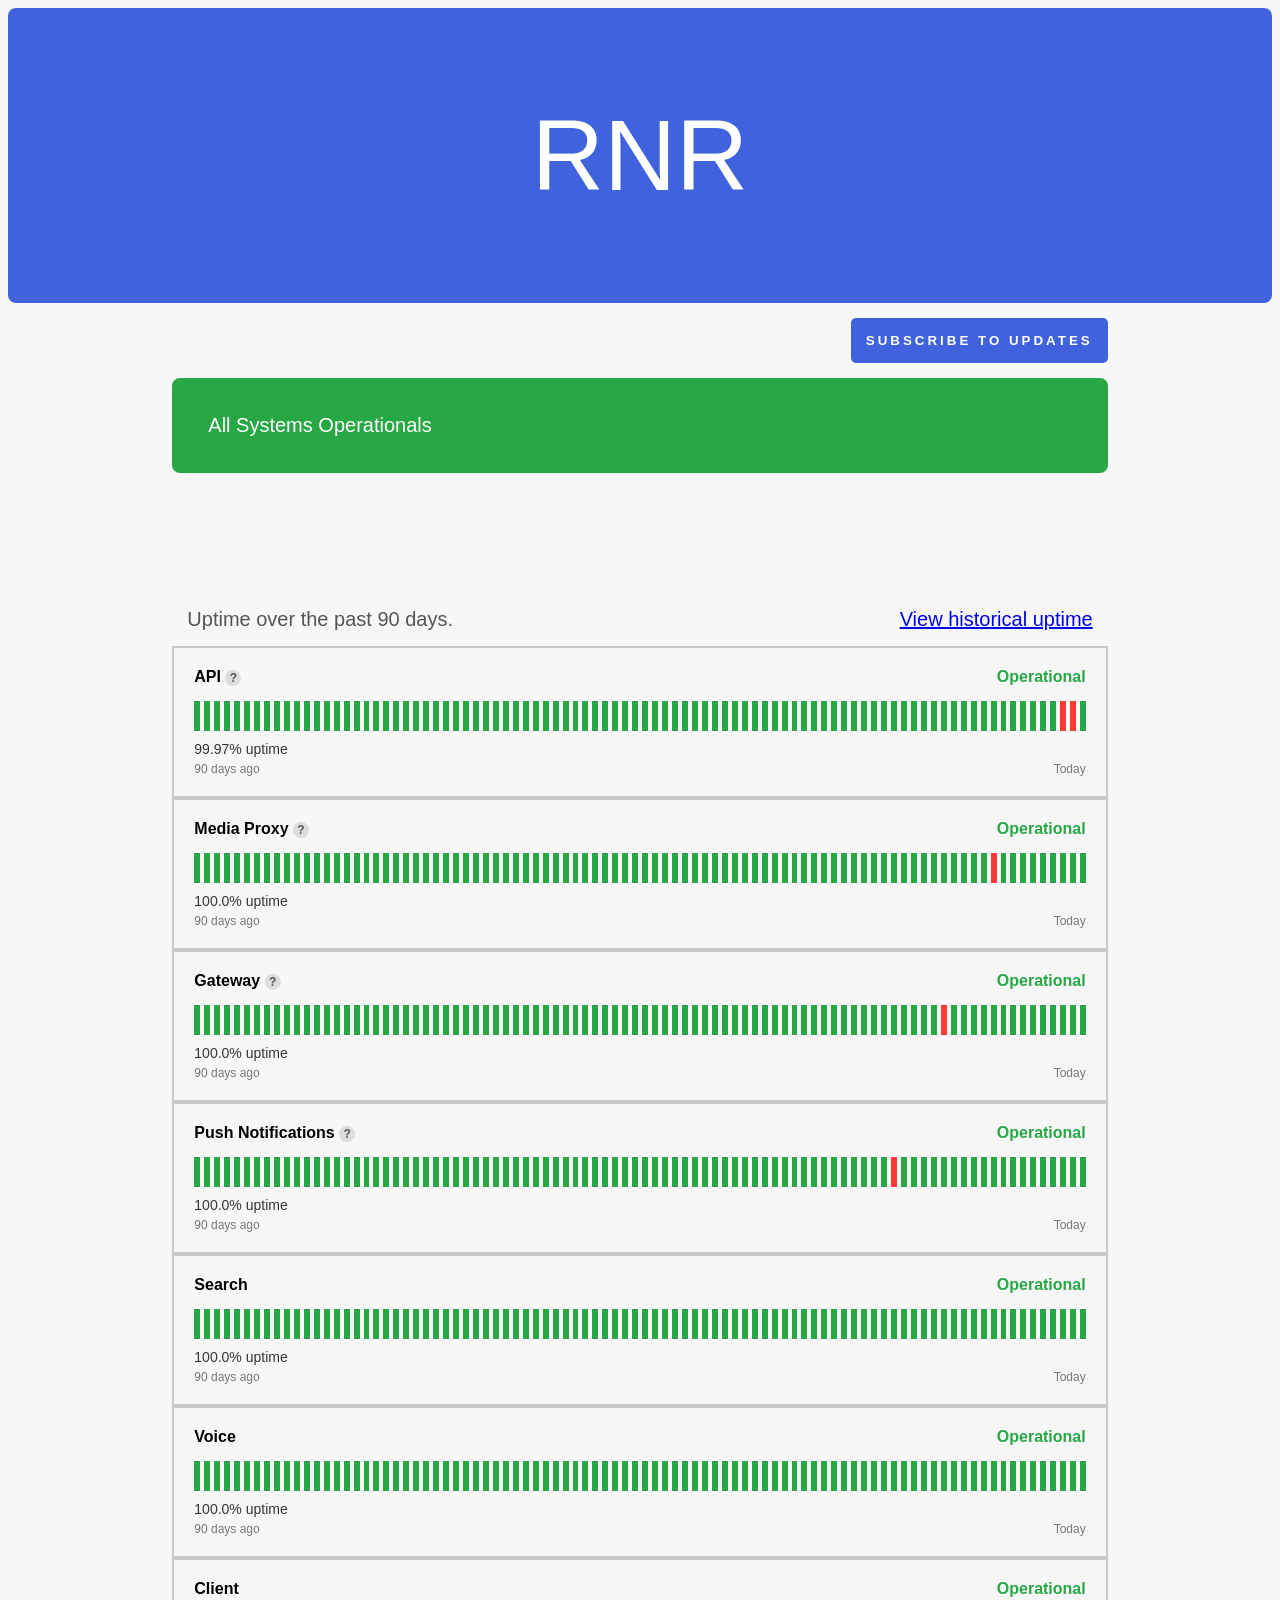
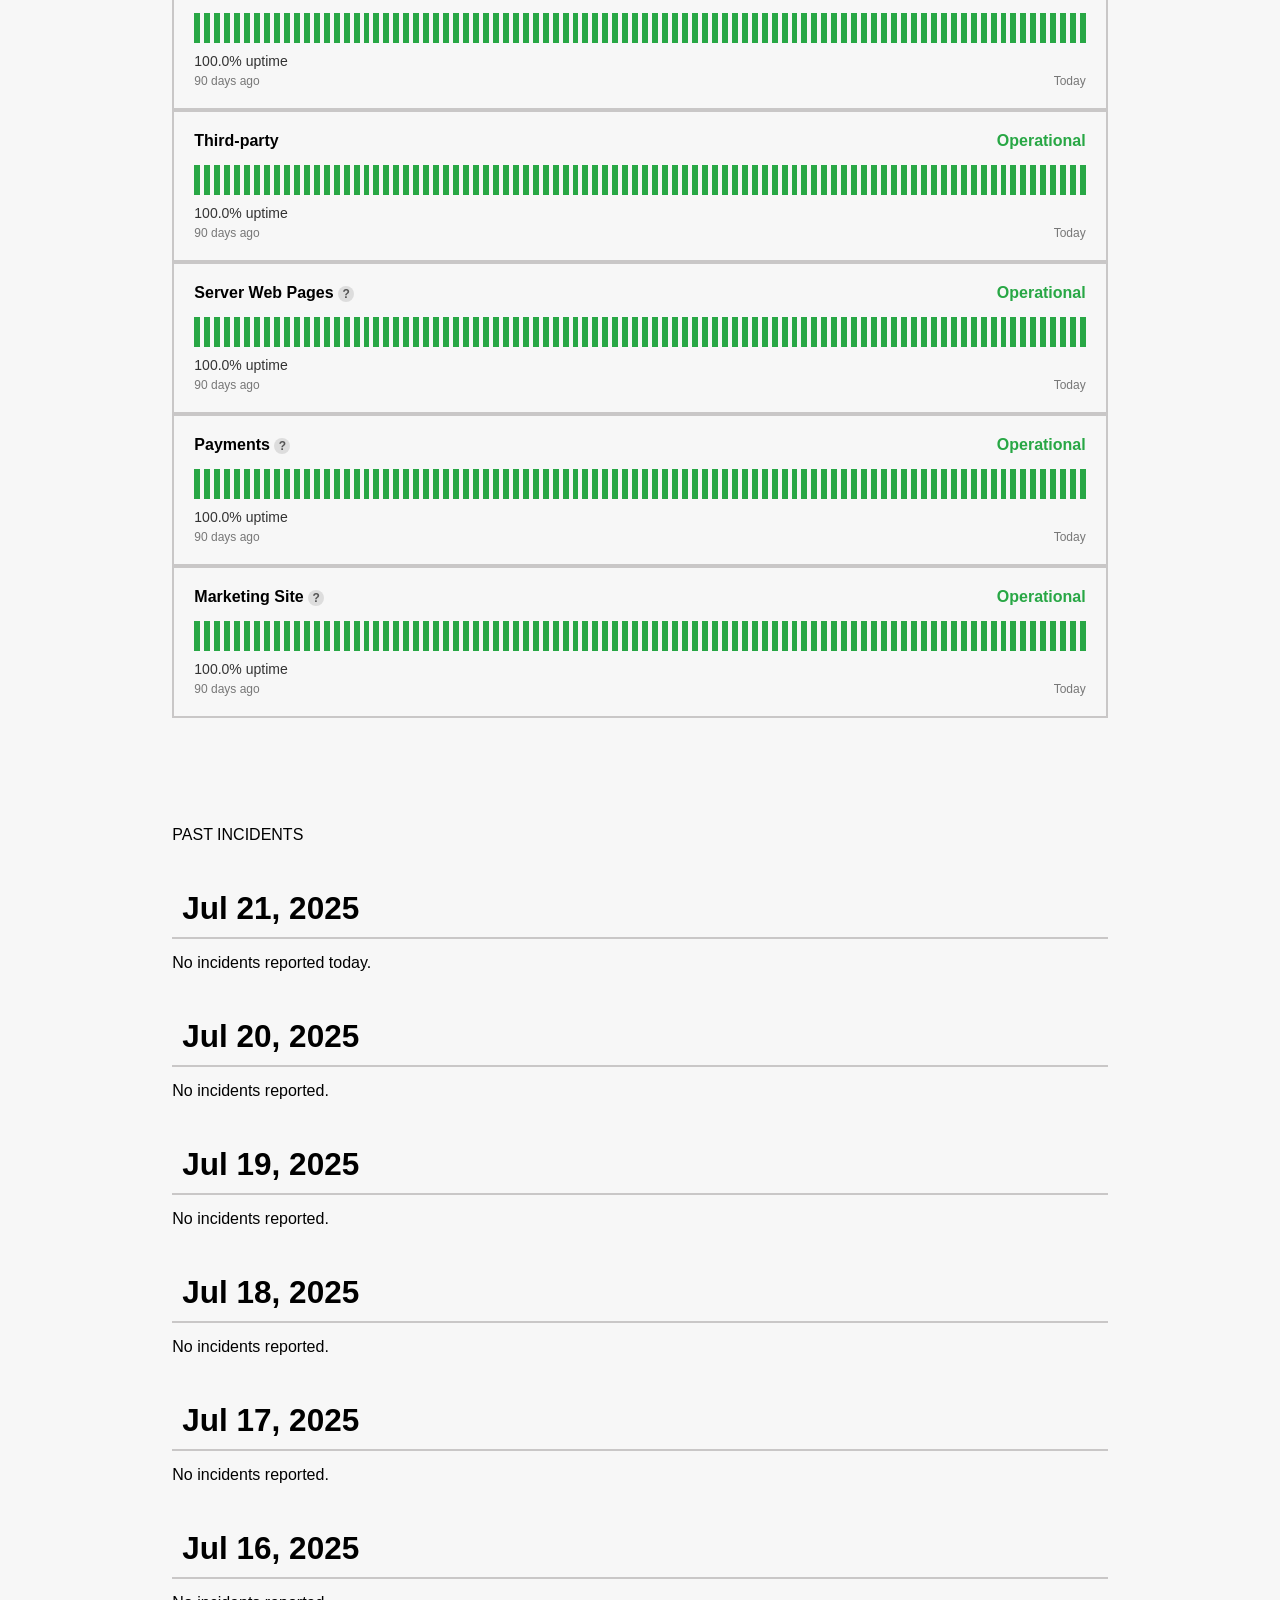
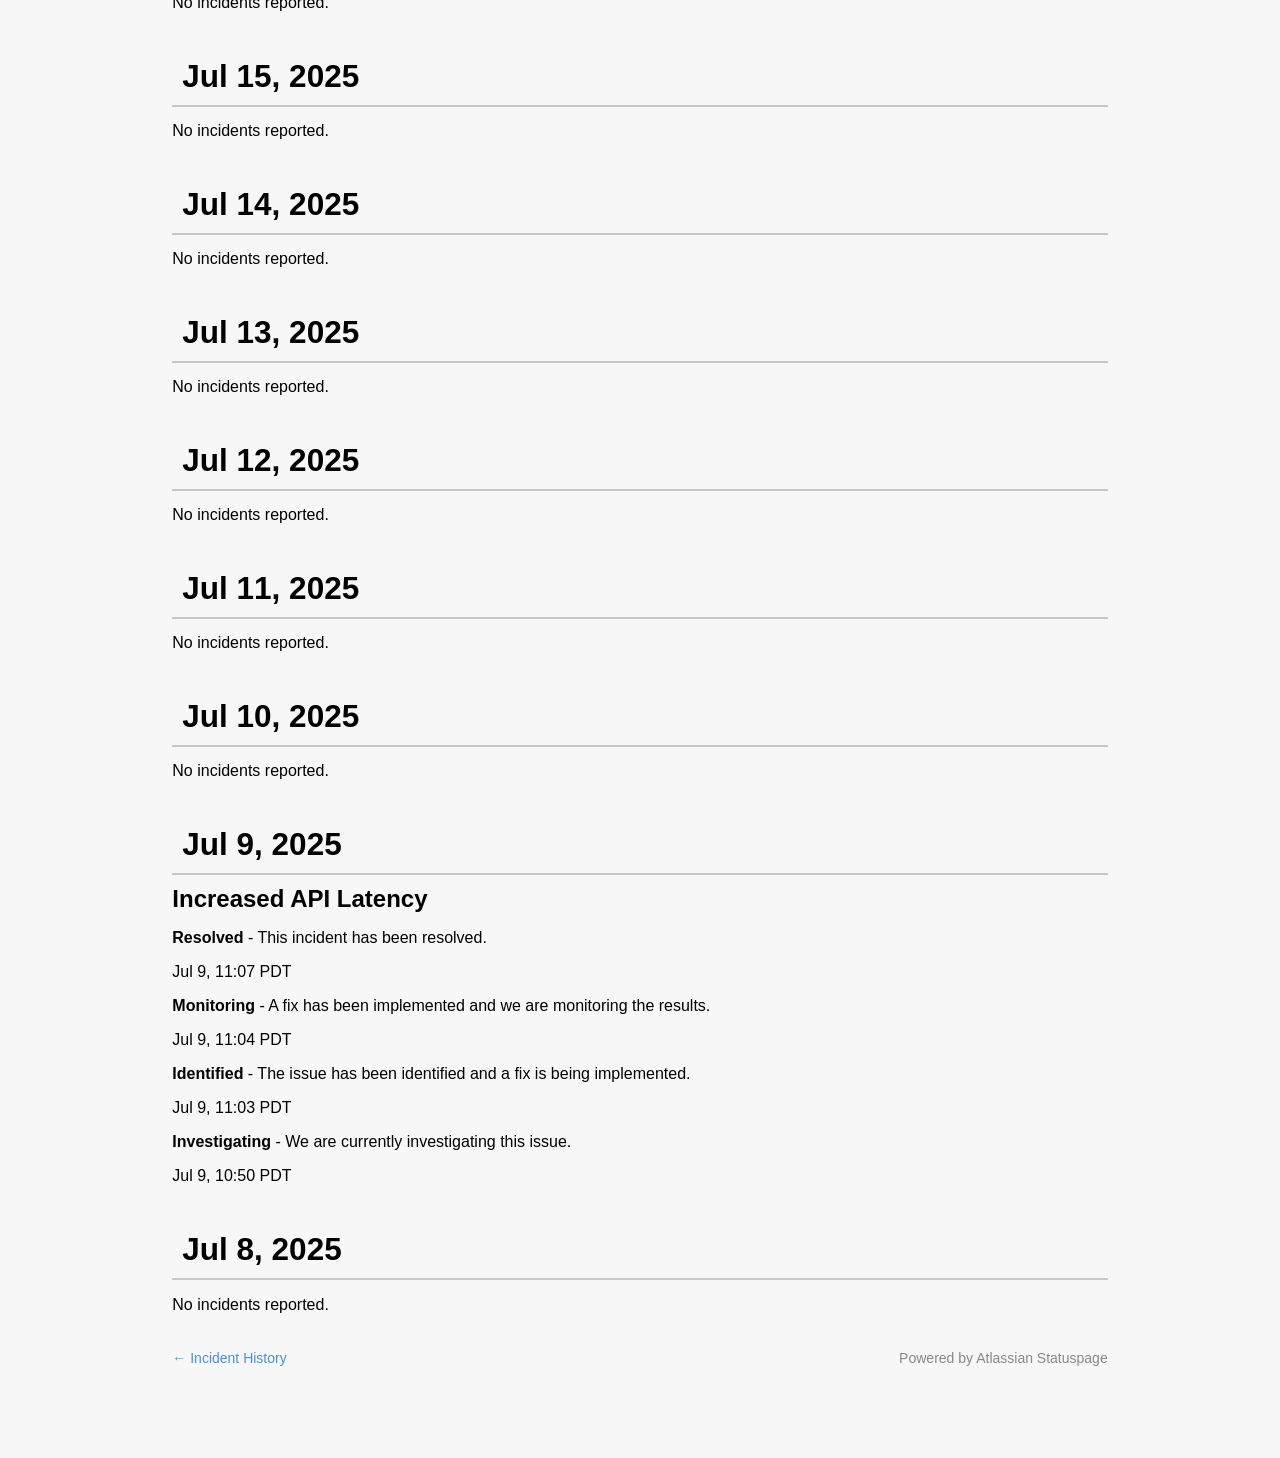
<file: index.html>
<html>
    <head>
        <title>RNR Status</title>
        <link rel="stylesheet" href="index.css">
        <meta name="viewport" content="width=device-width, initial-scale=1.0">
    </head>
    
    <body>
        <div class="top-title">
           <a href="https://discord.com/">RNR</a> 
        </div>
        <div class="container">
            <button id="subscribeBtn" class="button-1">SUBSCRIBE TO UPDATES</button>

            <div id="subscribePopup" class="popup-container">
                <div class="popup-content">
                    <span class="close-btn">&times;</span>
                    <div class="popup-header">
                        Get email notifications, whenever Discord creates, updates or resolves an incident.
                    </div>
                    <div class="popup-form">
                        <input type="email" placeholder="Email address:" required>
                        <button class="subscribe-email-btn">SUBSCRIBE VIA EMAIL</button>
                    </div>
                    <div class="recaptcha-text">
                        This site is protected by reCAPTCHA and the Google <a href="#">Privacy Policy</a> and <a href="#">Terms of Service</a> apply.
                    </div>
                </div>
            </div>

            <div id="tooltip" class="tooltip">
                <div class="tooltip-date"></div>
                <div class="tooltip-status"></div>
            </div>

            <div class="container-operational">All Systems Operationals</div>
            <div class="header">
                Uptime over the past 90 days. <a href="#">View historical uptime </a>
            </div>

        <div class="service-status">
            <div class="service-title">API <span class="help-icon">?</span></div>
            <div class="status-indicator operational">Operational</div>
            <div class="uptime-bar-container" id="api-uptime"></div>
            <div class="uptime-percentage">99.97% uptime</div>
            <div class="time-range">
                <span>90 days ago</span>
                <span>Today</span>
            </div>
        </div>
        <div class="service-status">
            <div class="service-title">Media Proxy <span class="help-icon">?</span></div>
            <div class="status-indicator operational">Operational</div>
            <div class="uptime-bar-container" id="media-proxy-uptime"></div>
            <div class="uptime-percentage">100.0% uptime</div>
            <div class="time-range">
                <span>90 days ago</span>
                <span>Today</span>
            </div>
        </div>

        <div class="service-status">
            <div class="service-title">Gateway <span class="help-icon">?</span></div>
            <div class="status-indicator operational">Operational</div>
            <div class="uptime-bar-container" id="gateway-uptime"></div>
            <div class="uptime-percentage">100.0% uptime</div>
            <div class="time-range">
                <span>90 days ago</span>
                <span>Today</span>
            </div>
        </div>

        <div class="service-status">
            <div class="service-title">Push Notifications <span class="help-icon">?</span></div>
            <div class="status-indicator operational">Operational</div>
            <div class="uptime-bar-container" id="push-notifications-uptime"></div>
            <div class="uptime-percentage">100.0% uptime</div>
            <div class="time-range">
                <span>90 days ago</span>
                <span>Today</span>
            </div>
        </div>

        <div class="service-status">
            <div class="service-title">Search</div>
            <div class="status-indicator operational">Operational</div>
            <div class="uptime-bar-container" id="search-uptime"></div>
            <div class="uptime-percentage">100.0% uptime</div>
            <div class="time-range">
                <span>90 days ago</span>
                <span>Today</span>
            </div>
        </div>

        <div class="service-status">
            <div class="service-title">Voice</div>
            <div class="status-indicator operational">Operational</div>
            <div class="uptime-bar-container" id="voice-uptime"></div>
            <div class="uptime-percentage">100.0% uptime</div>
            <div class="time-range">
                <span>90 days ago</span>
                <span>Today</span>
            </div>
        </div>

        <div class="service-status">
            <div class="service-title">Client</div>
            <div class="status-indicator operational">Operational</div>
            <div class="uptime-bar-container" id="client-uptime"></div>
            <div class="uptime-percentage">100.0% uptime</div>
            <div class="time-range">
                <span>90 days ago</span>
                <span>Today</span>
            </div>
        </div>

        <div class="service-status">
            <div class="service-title">Third-party</div>
            <div class="status-indicator operational">Operational</div>
            <div class="uptime-bar-container" id="third-party-uptime"></div>
            <div class="uptime-percentage">100.0% uptime</div>
            <div class="time-range">
                <span>90 days ago</span>
                <span>Today</span>
            </div>
        </div>

        <div class="service-status">
            <div class="service-title">Server Web Pages <span class="help-icon">?</span></div>
            <div class="status-indicator operational">Operational</div>
            <div class="uptime-bar-container" id="server-web-pages-uptime"></div>
            <div class="uptime-percentage">100.0% uptime</div>
            <div class="time-range">
                <span>90 days ago</span>
                <span>Today</span>
            </div>
        </div>

        <div class="service-status">
            <div class="service-title">Payments <span class="help-icon">?</span></div>
            <div class="status-indicator operational">Operational</div>
            <div class="uptime-bar-container" id="payment-uptime"></div>
            <div class="uptime-percentage">100.0% uptime</div>
            <div class="time-range">
                <span>90 days ago</span>
                <span>Today</span>
            </div>
        </div>

        
        <div class="service-status">
            <div class="service-title">Marketing Site <span class="help-icon">?</span></div>
            <div class="status-indicator operational">Operational</div>
            <div class="uptime-bar-container" id="marketing-site-uptime"></div>
            <div class="uptime-percentage">100.0% uptime</div>
            <div class="time-range">
                <span>90 days ago</span>
                <span>Today</span>
            </div>
        </div>
        <div class="incidents">PAST INCIDENTS</div>
        <div class="incident-date">Jul 21, 2025</div>
        <div class="incident-report">No incidents reported today.</div>

        <div class="incident-date">Jul 20, 2025</div>
        <div class="incident-report">No incidents reported. </div>

        <div class="incident-date">Jul 19, 2025</div>
        <div class="incident-report">No incidents reported. </div>

        <div class="incident-date">Jul 18, 2025</div>
        <div class="incident-report">No incidents reported. </div>

        <div class="incident-date">Jul 17, 2025</div>
        <div class="incident-report">No incidents reported. </div>

        <div class="incident-date">Jul 16, 2025</div>
        <div class="incident-report">No incidents reported. </div>

        <div class="incident-date">Jul 15, 2025</div>
        <div class="incident-report">No incidents reported. </div>

        <div class="incident-date">Jul 14, 2025</div>
        <div class="incident-report">No incidents reported. </div>

        <div class="incident-date">Jul 13, 2025</div>
        <div class="incident-report">No incidents reported. </div>

        <div class="incident-date">Jul 12, 2025</div>
        <div class="incident-report">No incidents reported. </div>

        <div class="incident-date">Jul 11, 2025</div>
        <div class="incident-report">No incidents reported. </div>

        <div class="incident-date">Jul 10, 2025</div>
        <div class="incident-report">No incidents reported. </div>

        <div class="incident-date">Jul 9, 2025</div>
        
        <a class="increased-api" href="./html2/increasedapi.html">Increased API Latency</a>
            <div class="incident-status">
                <p><strong>Resolved</strong> - This incident has been resolved.</p>
                <p class="timestamp">Jul 9, 11:07 PDT</p>
            </div>
            <div class="incident-status">
                <p><strong>Monitoring</strong> - A fix has been implemented and we are monitoring the results.</p>
                <p class="timestamp">Jul 9, 11:04 PDT</p>
            </div>
            <div class="incident-status">
                <p><strong>Identified</strong> - The issue has been identified and a fix is being implemented.</p>
                <p class="timestamp">Jul 9, 11:03 PDT</p>
            </div>
            <div class="incident-status">
                <p><strong>Investigating</strong> - We are currently investigating this issue.</p>
                <p class="timestamp">Jul 9, 10:50 PDT</p>
            </div>
            <div class="incident-date">Jul 8, 2025</div>

        <div class="incident-section">
            <p>No incidents reported.</p>
        </div>
        <div class="footer">
            <a href="#" class="back-link">&larr; Incident History</a>
            <a class="powered-by" href="https://www.atlassian.com/software/statuspage" target="_blank">Powered by Atlassian Statuspage</a>
        </div>
        

        <script src="index.js"></script>
    </div>    
    </body> 
</html>
</file>
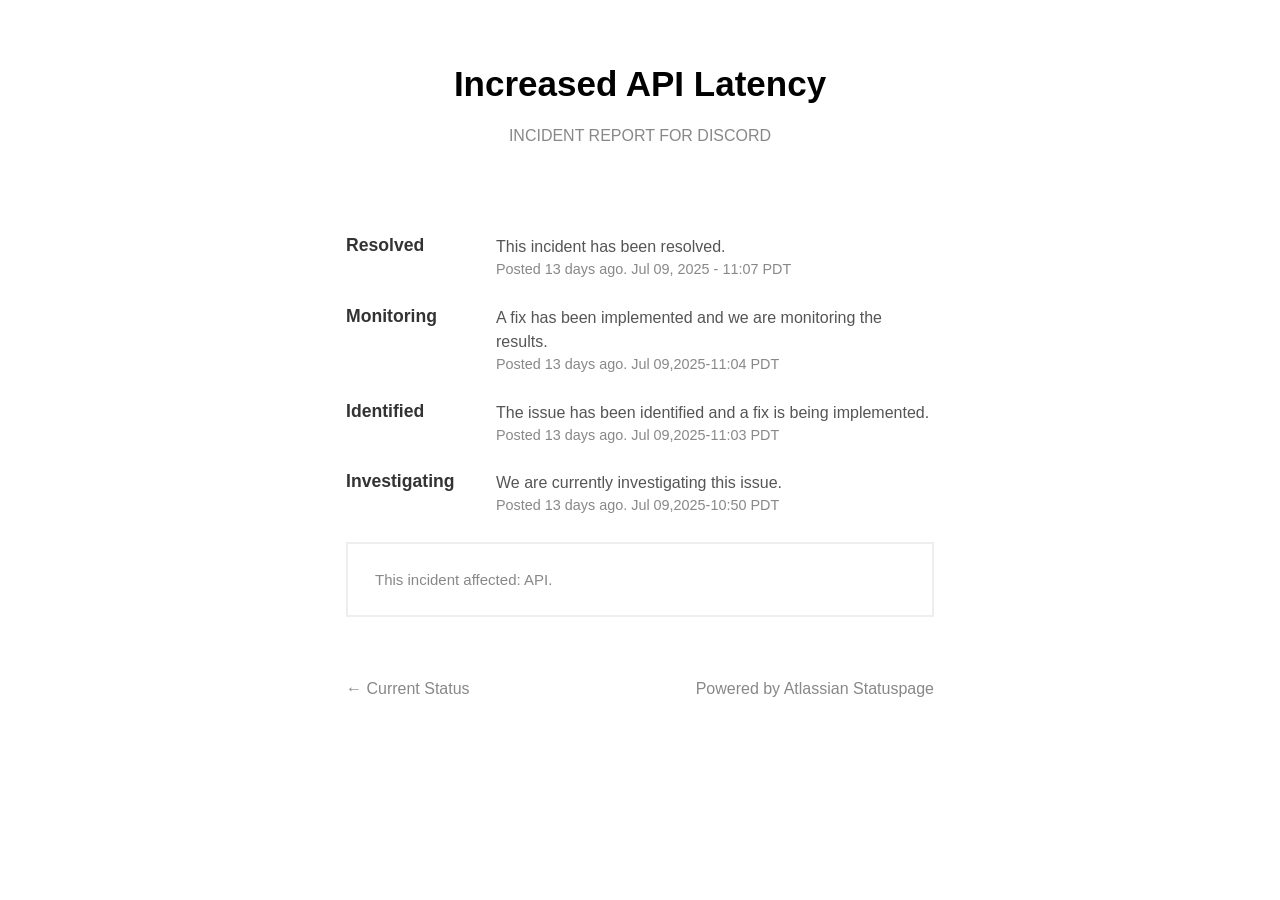
<file: INCREASED-API.html>
<html>
    <head>
        <title>RNR Status-Increased API Latency</title>
        <style>
            body{
                font-family: sans-serif;
                margin: 5% 20% ;
            }

            h1{
                font-size:35px;
                text-align: center;
            }

            a{
                text-decoration: none;
                color:#888;
            }

            .text{
                text-align: center;
                color:#888;
            }

            .latency-description{
                margin:10vb;
            }
            .status-item{
                display:flex;
                align-items: flex-start;
                margin-bottom:25px ;
            }
            .status-label {
            flex: 0 0 120px;
            font-weight: 600; 
            color: #333;
            font-size: 1.1em;
            text-align: left;
            padding-right: 30px;
            }

            .status-details {
            flex-grow: 1;
            color: #555;
            }

            .status-details p {
            margin: 0;
            line-height: 1.5;
            }

            .timestamp {
            font-size: 0.9em;
            color: #888;
            margin-top: 5px;
            }
            .bottom-text{
            margin-top: 10px;
            padding:3vb;
            border:2px solid #eee;
            font-size:15px;
            color:#888;
            }

            .footer{
            margin-top: 7vb;
            display: flex;
                justify-content: space-between;
            }
            .footer a:hover{
            color:blue;
            }
        </style>
    </head>
    <body>
        <h1>Increased API Latency</h1>
        <div class="text">INCIDENT REPORT FOR <a href="./RNR_STATUS.html">DISCORD</a></div>
        <div class="latency-description">
            <div class="status-item">
            <div class="status-label">Resolved</div>
                <div class="status-details">
                    <p>This incident has been resolved.</p>
                    <p class="timestamp">Posted 13 days ago. Jul 09, 2025 - 11:07 PDT</p>
                </div>
            </div>

            <div class="status-item">
            <div class="status-label">Monitoring</div>
                <div class="status-details">
                    <p>A fix has been implemented and we are monitoring the results.</p>
                    <p class="timestamp">Posted 13 days ago. Jul 09,2025-11:04 PDT</p>
                </div>
            </div>

            <div class="status-item">
                <div class="status-label">Identified</div>
                <div class="status-details">
                    <p>The issue has been identified and a fix is being implemented.</p>
                    <p class="timestamp">Posted 13 days ago. Jul 09,2025-11:03 PDT</p>
                </div>
            </div>

            <div class="status-item">
                <div class="status-label">Investigating</div>
                <div class="status-details">
                    <p>We are currently investigating this issue.</p>
                    <p class="timestamp">Posted 13 days ago. Jul 09,2025-10:50 PDT</p>
                </div>
            </div>

            <div class="bottom-text">This incident affected: API.</div>

            <div class="footer">
            <a href="./RNR_STATUS.html" class="back-link">&larr; Current Status</a>
            <a class="powered-by" href="https://www.atlassian.com/software/statuspage" target="_blank">Powered by Atlassian Statuspage</a>
        </div>
        </div>
    </body>
</html>
</file>
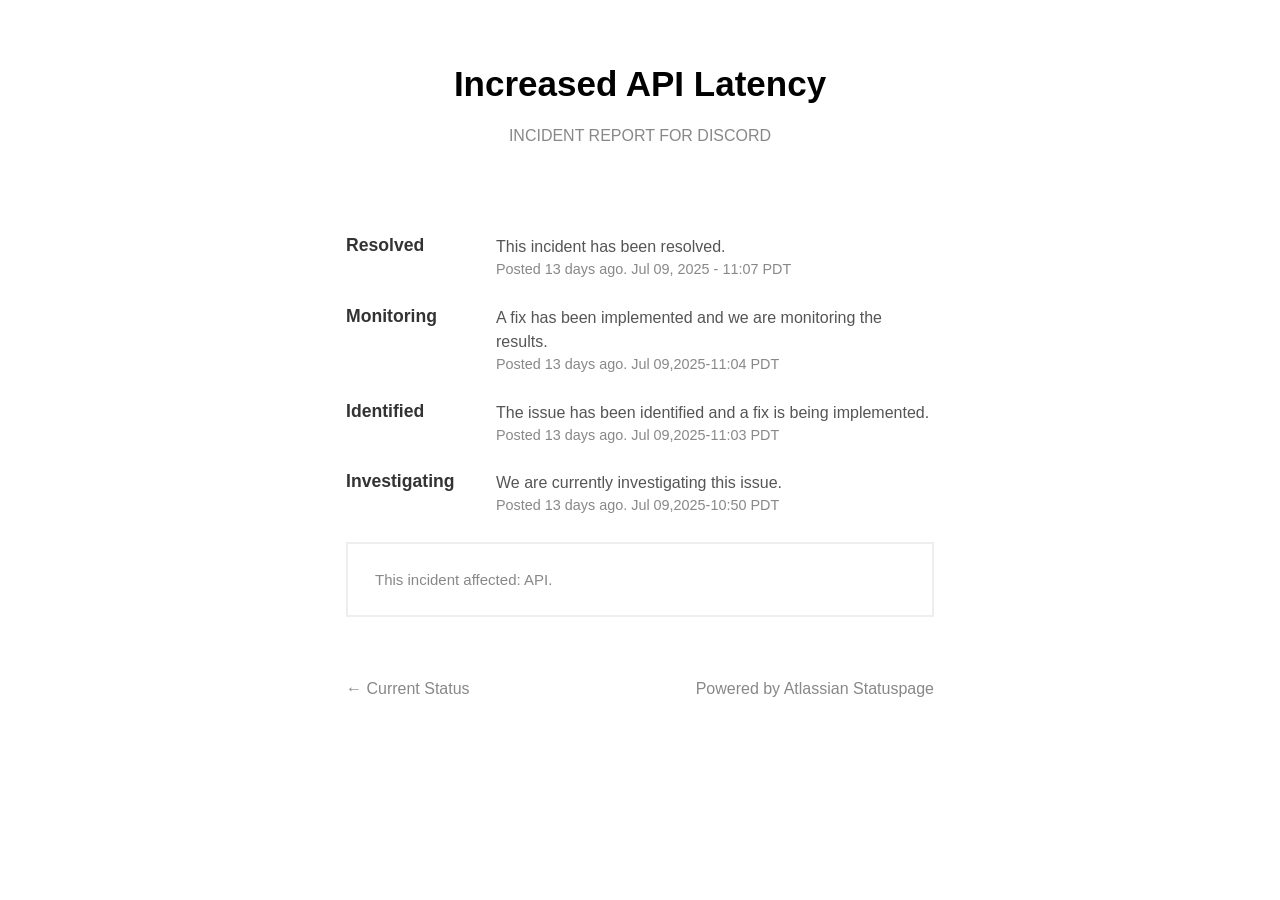
<file: INCREASED-API.HTML>
<html>
    <head>
        <title>Discord Status-Increased API Latency</title>
        <style>
            body{
                font-family: sans-serif;
                margin: 5% 20% ;
            }

            h1{
                font-size:35px;
                text-align: center;
            }

            a{
                text-decoration: none;
                color:#888;
            }

            .text{
                text-align: center;
                color:#888;
            }

            .latency-description{
                margin:10vb;
            }
            .status-item{
                display:flex;
                align-items: flex-start;
                margin-bottom:25px ;
            }
            .status-label {
            flex: 0 0 120px;
            font-weight: 600; 
            color: #333;
            font-size: 1.1em;
            text-align: left;
            padding-right: 30px;
            }

            .status-details {
            flex-grow: 1;
            color: #555;
            }

            .status-details p {
            margin: 0;
            line-height: 1.5;
            }

            .timestamp {
            font-size: 0.9em;
            color: #888;
            margin-top: 5px;
            }
            .bottom-text{
            margin-top: 10px;
            padding:3vb;
            border:2px solid #eee;
            font-size:15px;
            color:#888;
            }

            .footer{
            margin-top: 7vb;
            display: flex;
                justify-content: space-between;
            }
            .footer a:hover{
            color:blue;
            }
        </style>
    </head>
    <body>
        <h1>Increased API Latency</h1>
        <div class="text">INCIDENT REPORT FOR <a href="./StatusProject.html">DISCORD</a></div>
        <div class="latency-description">
            <div class="status-item">
            <div class="status-label">Resolved</div>
                <div class="status-details">
                    <p>This incident has been resolved.</p>
                    <p class="timestamp">Posted 13 days ago. Jul 09, 2025 - 11:07 PDT</p>
                </div>
            </div>

            <div class="status-item">
            <div class="status-label">Monitoring</div>
                <div class="status-details">
                    <p>A fix has been implemented and we are monitoring the results.</p>
                    <p class="timestamp">Posted 13 days ago. Jul 09,2025-11:04 PDT</p>
                </div>
            </div>

            <div class="status-item">
                <div class="status-label">Identified</div>
                <div class="status-details">
                    <p>The issue has been identified and a fix is being implemented.</p>
                    <p class="timestamp">Posted 13 days ago. Jul 09,2025-11:03 PDT</p>
                </div>
            </div>

            <div class="status-item">
                <div class="status-label">Investigating</div>
                <div class="status-details">
                    <p>We are currently investigating this issue.</p>
                    <p class="timestamp">Posted 13 days ago. Jul 09,2025-10:50 PDT</p>
                </div>
            </div>

            <div class="bottom-text">This incident affected: API.</div>

            <div class="footer">
            <a href="./StatusProject.html" class="back-link">&larr; Current Status</a>
            <a class="powered-by" href="https://www.atlassian.com/software/statuspage" target="_blank">Powered by Atlassian Statuspage</a>
        </div>
        </div>
    </body>
</html>
</file>
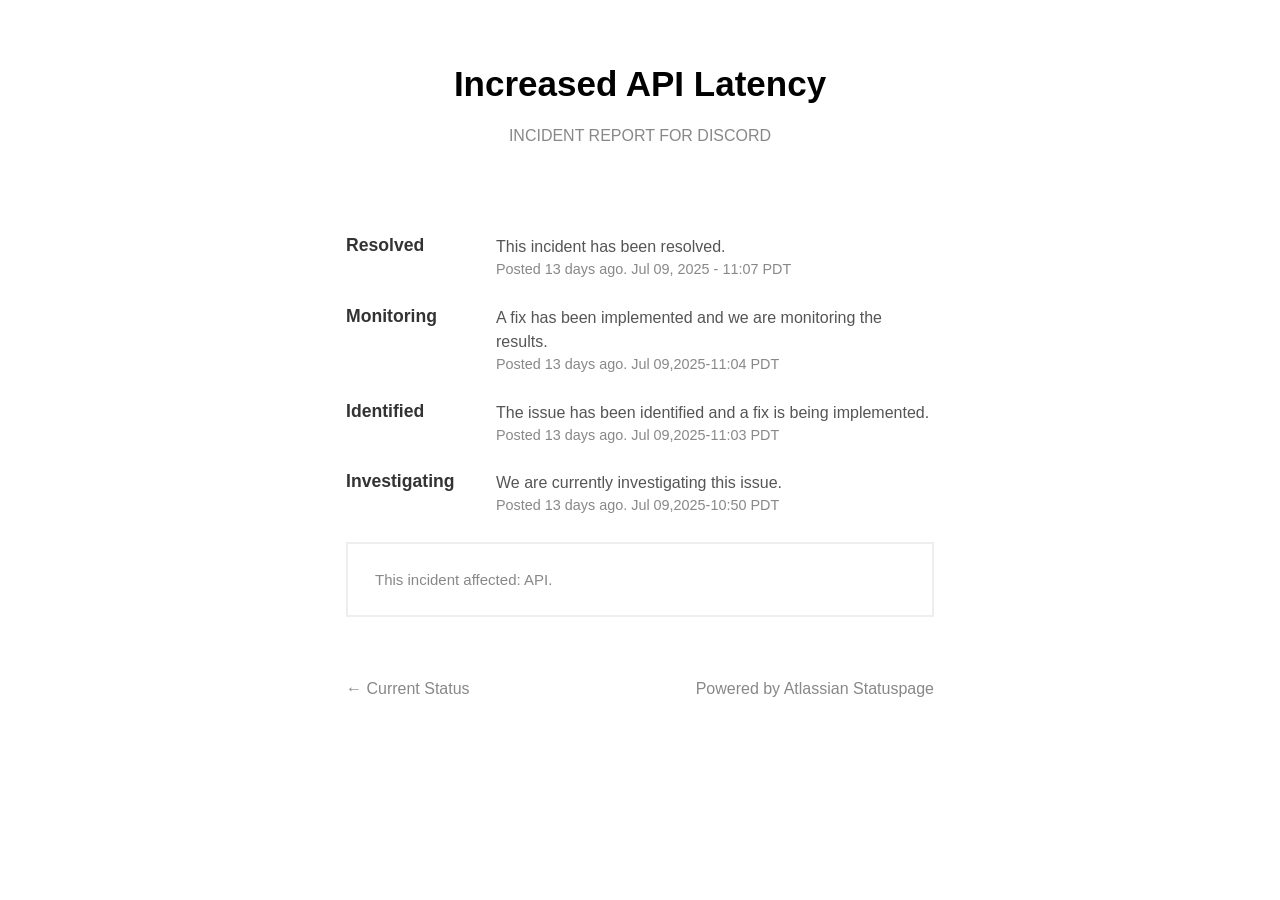
<file: increased_api.html>
<html>
    <head>
        <title>RNR Status-Increased API Latency</title>
        <style>
            body{
                font-family: sans-serif;
                margin: 5% 20% ;
            }

            h1{
                font-size:35px;
                text-align: center;
            }

            a{
                text-decoration: none;
                color:#888;
            }

            .text{
                text-align: center;
                color:#888;
            }

            .latency-description{
                margin:10vb;
            }
            .status-item{
                display:flex;
                align-items: flex-start;
                margin-bottom:25px ;
            }
            .status-label {
            flex: 0 0 120px;
            font-weight: 600; 
            color: #333;
            font-size: 1.1em;
            text-align: left;
            padding-right: 30px;
            }

            .status-details {
            flex-grow: 1;
            color: #555;
            }

            .status-details p {
            margin: 0;
            line-height: 1.5;
            }

            .timestamp {
            font-size: 0.9em;
            color: #888;
            margin-top: 5px;
            }
            .bottom-text{
            margin-top: 10px;
            padding:3vb;
            border:2px solid #eee;
            font-size:15px;
            color:#888;
            }

            .footer{
            margin-top: 7vb;
            display: flex;
                justify-content: space-between;
            }
            .footer a:hover{
            color:blue;
            }
        </style>
    </head>
    <body>
        <h1>Increased API Latency</h1>
        <div class="text">INCIDENT REPORT FOR <a href="./rnr_status.html">DISCORD</a></div>
        <div class="latency-description">
            <div class="status-item">
            <div class="status-label">Resolved</div>
                <div class="status-details">
                    <p>This incident has been resolved.</p>
                    <p class="timestamp">Posted 13 days ago. Jul 09, 2025 - 11:07 PDT</p>
                </div>
            </div>

            <div class="status-item">
            <div class="status-label">Monitoring</div>
                <div class="status-details">
                    <p>A fix has been implemented and we are monitoring the results.</p>
                    <p class="timestamp">Posted 13 days ago. Jul 09,2025-11:04 PDT</p>
                </div>
            </div>

            <div class="status-item">
                <div class="status-label">Identified</div>
                <div class="status-details">
                    <p>The issue has been identified and a fix is being implemented.</p>
                    <p class="timestamp">Posted 13 days ago. Jul 09,2025-11:03 PDT</p>
                </div>
            </div>

            <div class="status-item">
                <div class="status-label">Investigating</div>
                <div class="status-details">
                    <p>We are currently investigating this issue.</p>
                    <p class="timestamp">Posted 13 days ago. Jul 09,2025-10:50 PDT</p>
                </div>
            </div>

            <div class="bottom-text">This incident affected: API.</div>

            <div class="footer">
            <a href="./rnr_status.html" class="back-link">&larr; Current Status</a>
            <a class="powered-by" href="https://www.atlassian.com/software/statuspage" target="_blank">Powered by Atlassian Statuspage</a>
        </div>
        </div>
    </body>
</html>
</file>
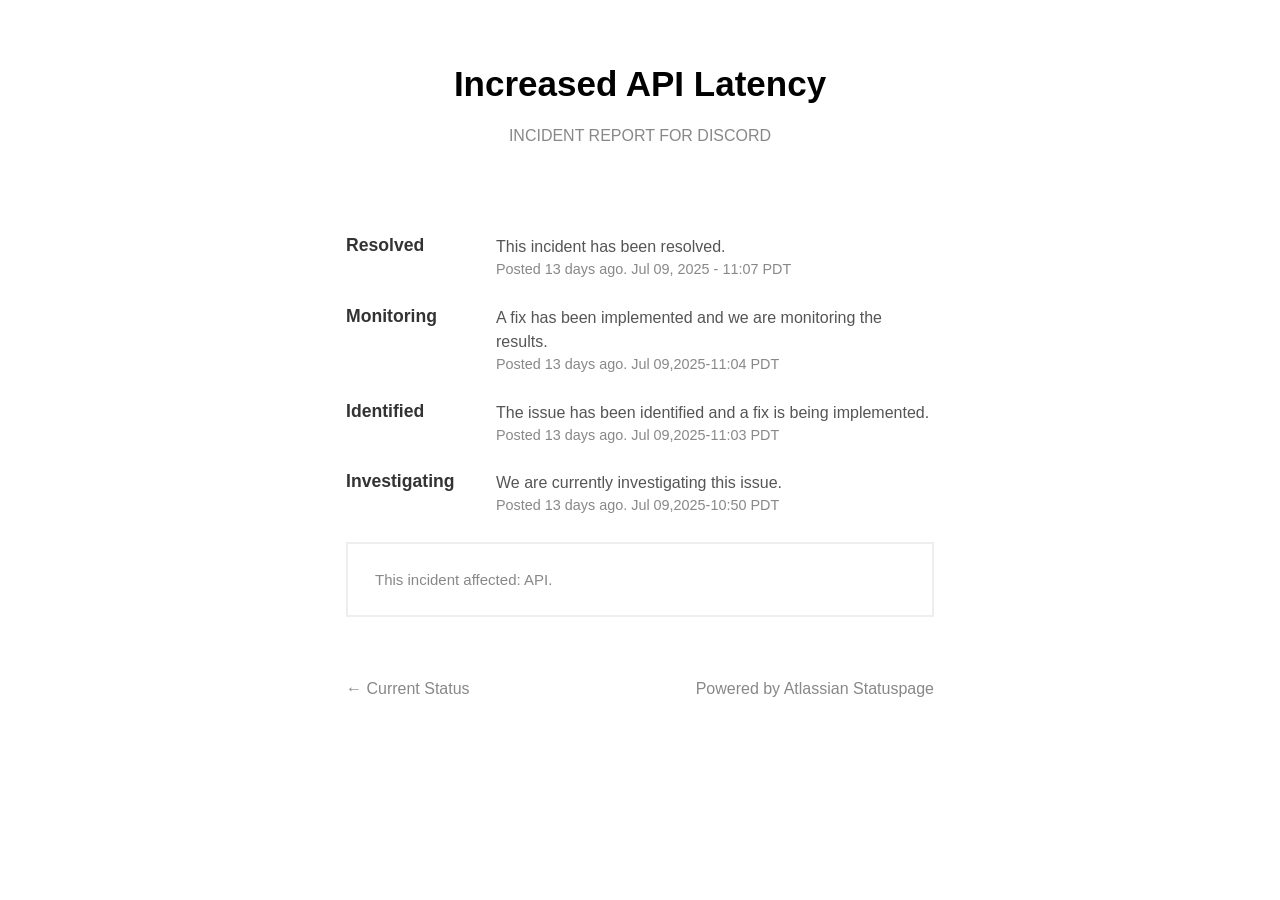
<file: increasedapi.html>
<html>
    <head>
        <title>RNR Status-Increased API Latency</title>
        <style>
            body{
                font-family: sans-serif;
                margin: 5% 20% ;
            }

            h1{
                font-size:35px;
                text-align: center;
            }

            a{
                text-decoration: none;
                color:#888;
            }

            .text{
                text-align: center;
                color:#888;
            }

            .latency-description{
                margin:10vb;
            }
            .status-item{
                display:flex;
                align-items: flex-start;
                margin-bottom:25px ;
            }
            .status-label {
            flex: 0 0 120px;
            font-weight: 600; 
            color: #333;
            font-size: 1.1em;
            text-align: left;
            padding-right: 30px;
            }

            .status-details {
            flex-grow: 1;
            color: #555;
            }

            .status-details p {
            margin: 0;
            line-height: 1.5;
            }

            .timestamp {
            font-size: 0.9em;
            color: #888;
            margin-top: 5px;
            }
            .bottom-text{
            margin-top: 10px;
            padding:3vb;
            border:2px solid #eee;
            font-size:15px;
            color:#888;
            }

            .footer{
            margin-top: 7vb;
            display: flex;
                justify-content: space-between;
            }
            .footer a:hover{
            color:blue;
            }
        </style>
    </head>
    <body>
        <h1>Increased API Latency</h1>
        <div class="text">INCIDENT REPORT FOR <a href="./rnrstatus.html">DISCORD</a></div>
        <div class="latency-description">
            <div class="status-item">
            <div class="status-label">Resolved</div>
                <div class="status-details">
                    <p>This incident has been resolved.</p>
                    <p class="timestamp">Posted 13 days ago. Jul 09, 2025 - 11:07 PDT</p>
                </div>
            </div>

            <div class="status-item">
            <div class="status-label">Monitoring</div>
                <div class="status-details">
                    <p>A fix has been implemented and we are monitoring the results.</p>
                    <p class="timestamp">Posted 13 days ago. Jul 09,2025-11:04 PDT</p>
                </div>
            </div>

            <div class="status-item">
                <div class="status-label">Identified</div>
                <div class="status-details">
                    <p>The issue has been identified and a fix is being implemented.</p>
                    <p class="timestamp">Posted 13 days ago. Jul 09,2025-11:03 PDT</p>
                </div>
            </div>

            <div class="status-item">
                <div class="status-label">Investigating</div>
                <div class="status-details">
                    <p>We are currently investigating this issue.</p>
                    <p class="timestamp">Posted 13 days ago. Jul 09,2025-10:50 PDT</p>
                </div>
            </div>

            <div class="bottom-text">This incident affected: API.</div>

            <div class="footer">
            <a href="./rnrstatus.html" class="back-link">&larr; Current Status</a>
            <a class="powered-by" href="https://www.atlassian.com/software/statuspage" target="_blank">Powered by Atlassian Statuspage</a>
        </div>
        </div>
    </body>
</html>
</file>
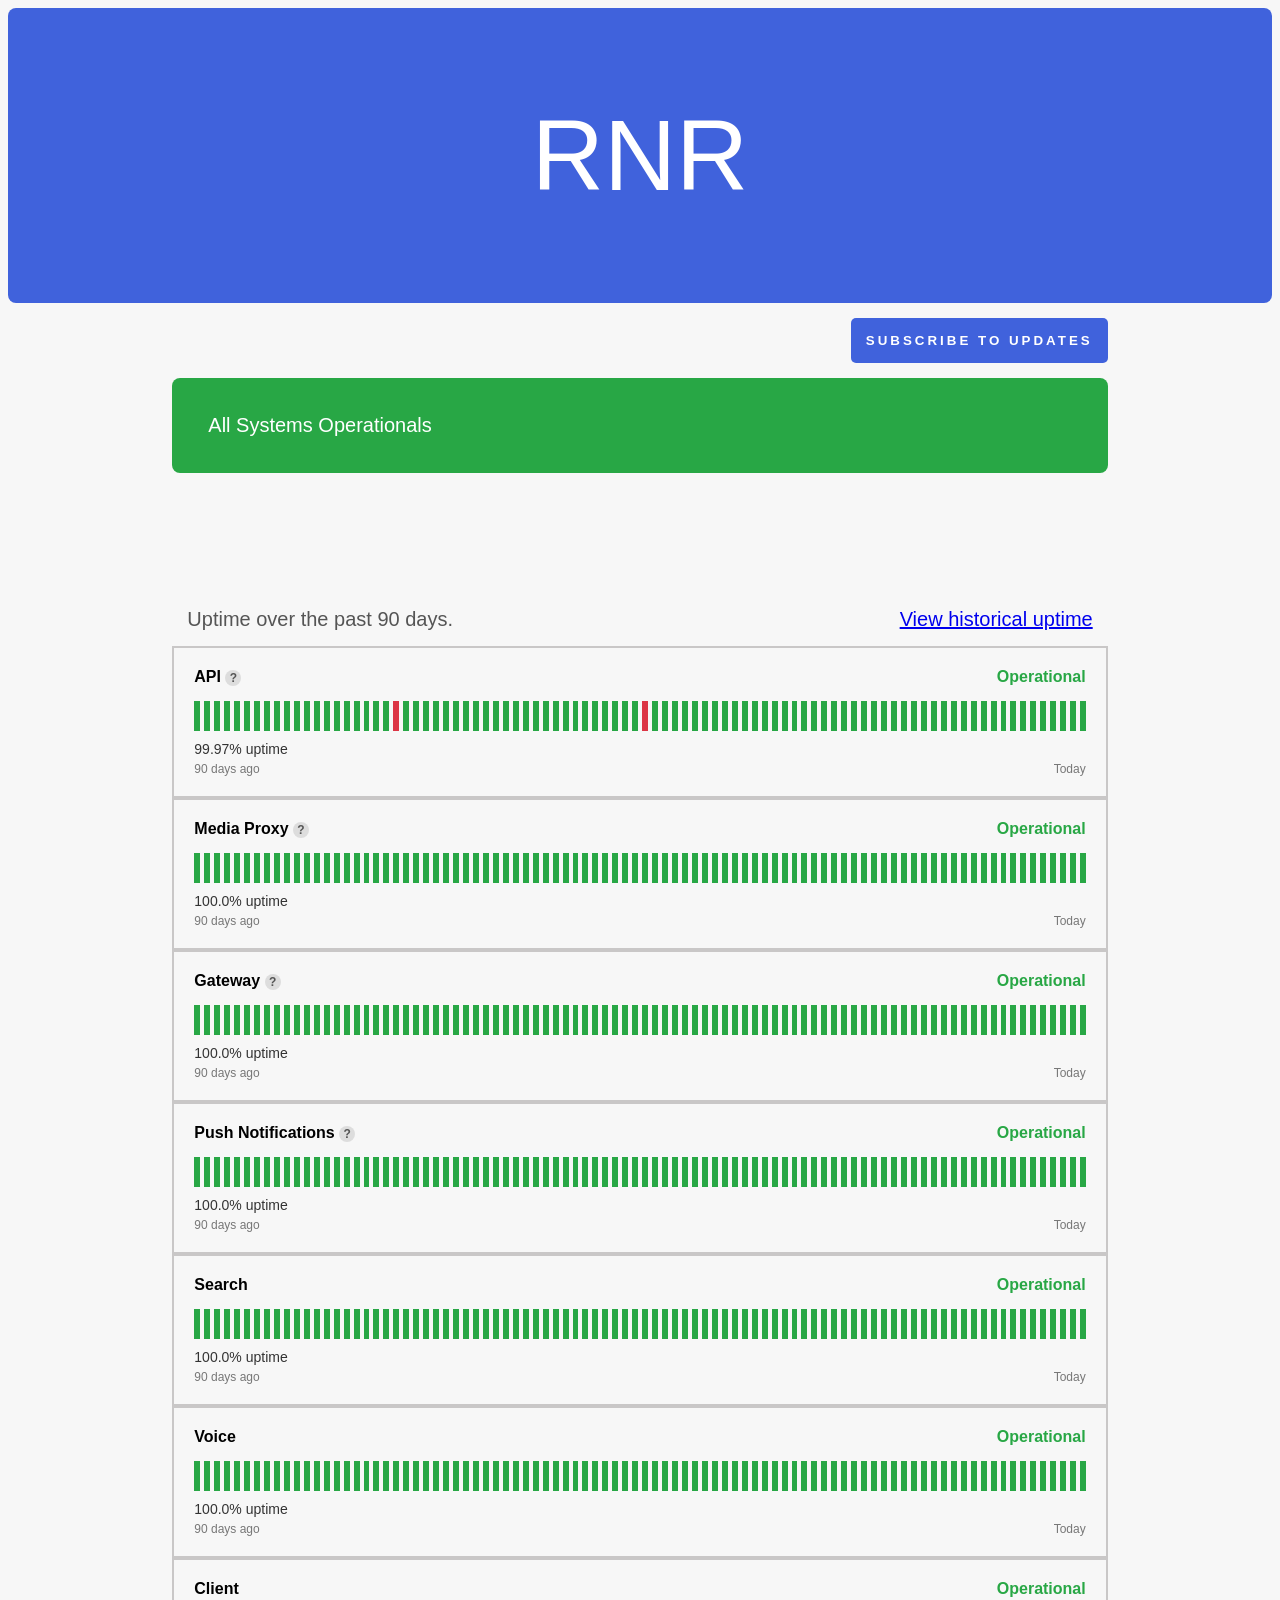
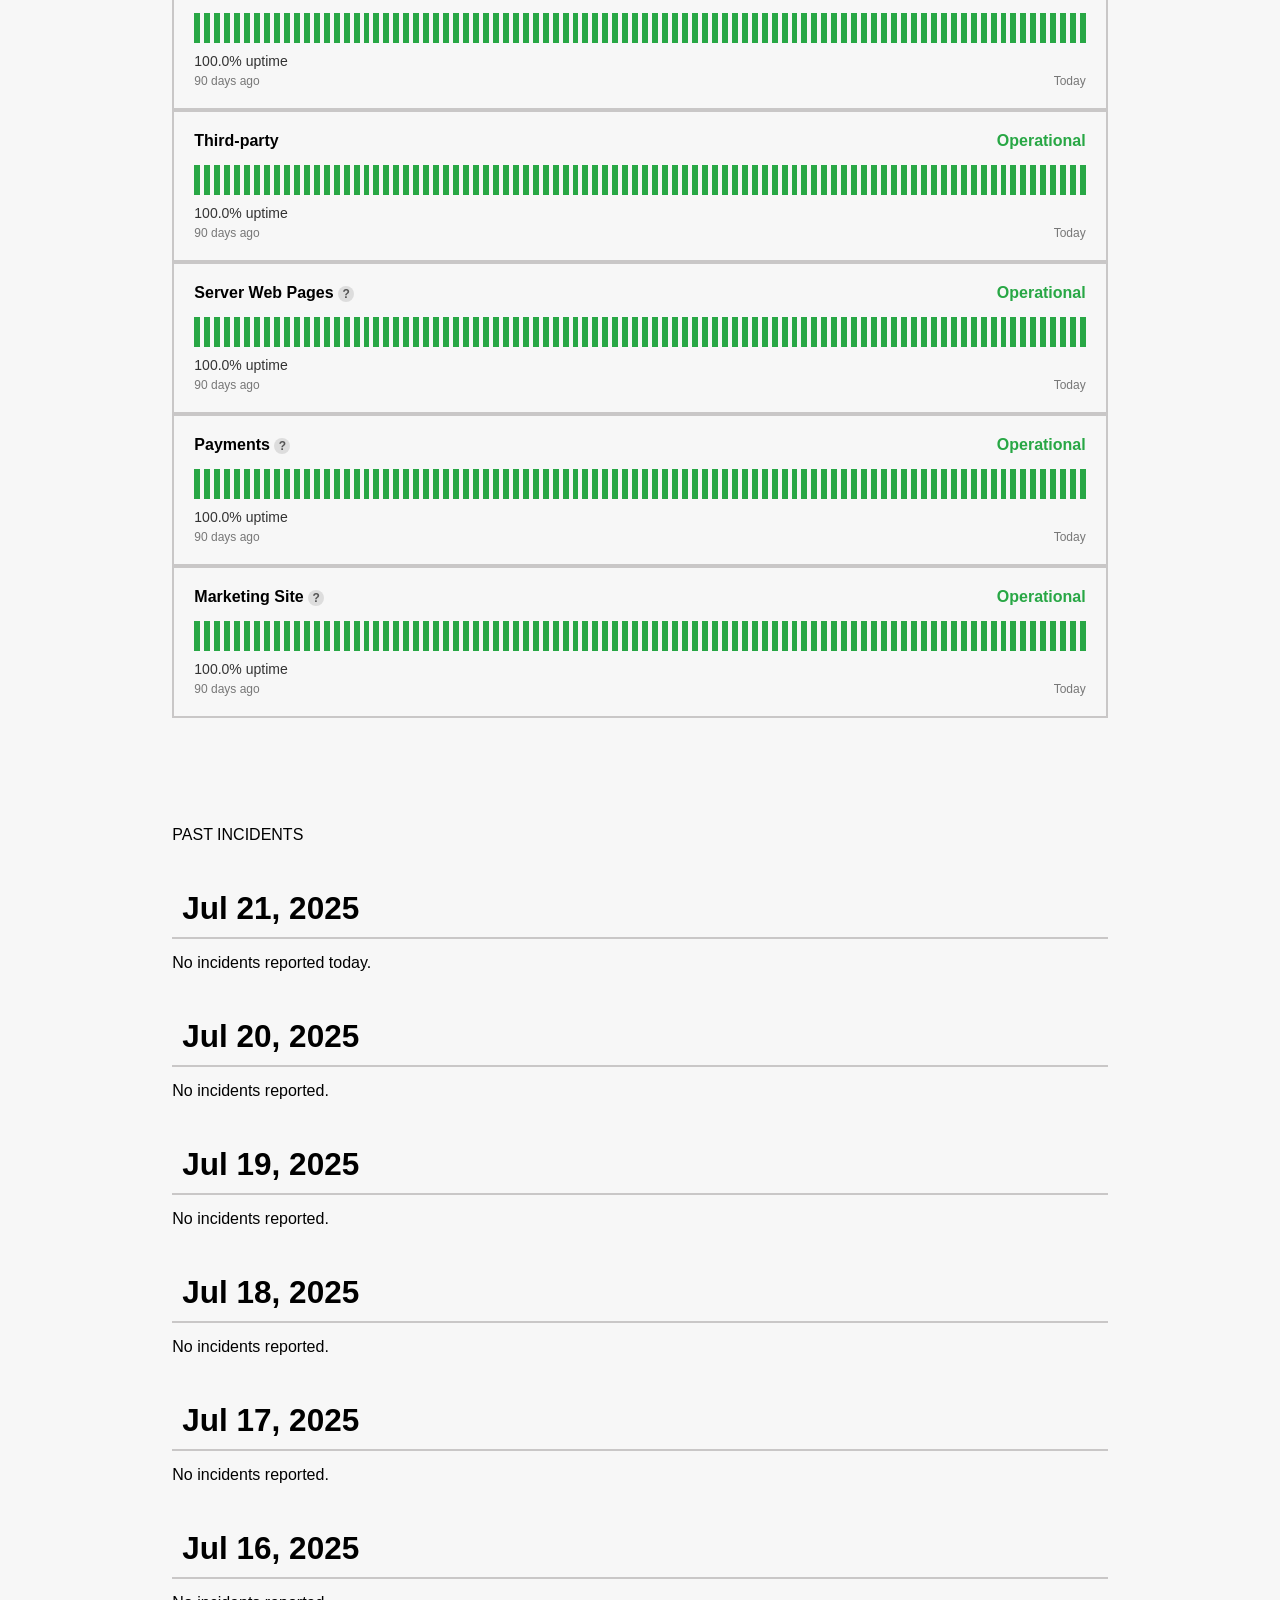
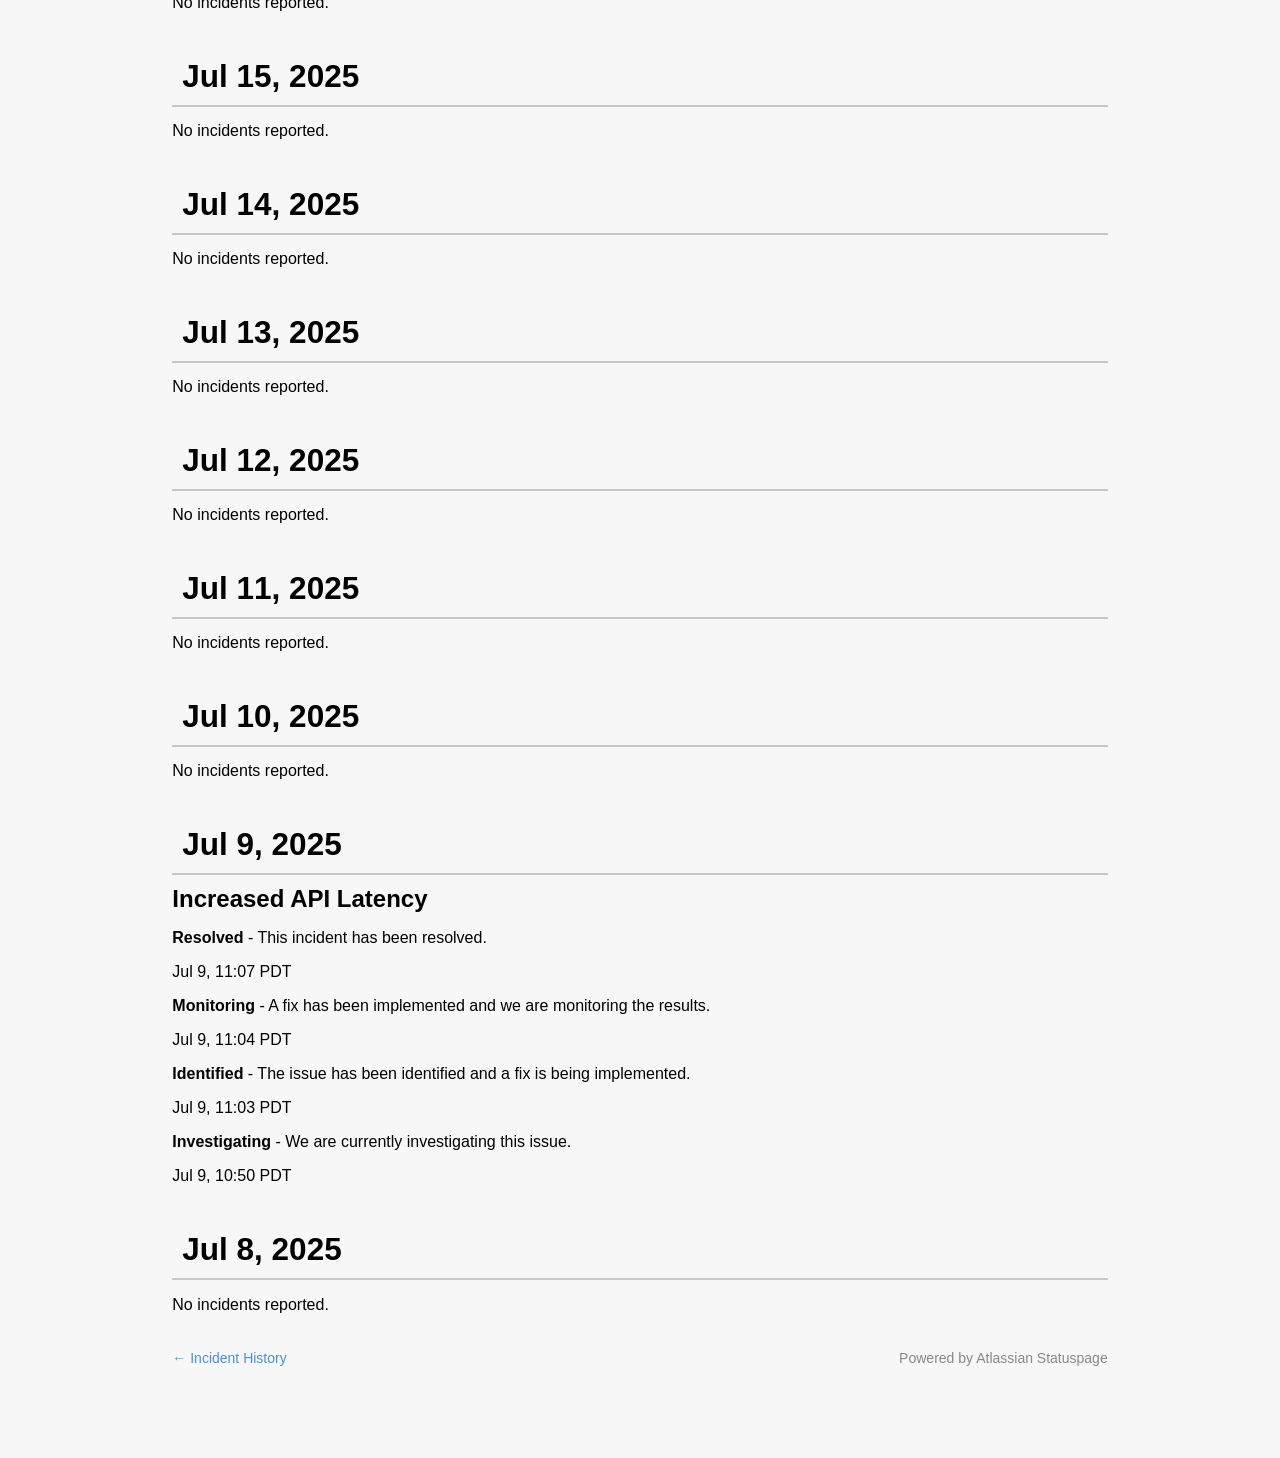
<file: RNR_STATUS.html>
<html>
    <head>
        <title>RNR Status</title>
        <link rel="stylesheet" href="./RNR_STATUS.css">
    </head>
    
    <body>
        <div class="top-title">
           <a href="https://discord.com/">RNR</a> 
        </div>
        <div class="container">
            <button class="button-1">SUBSCRIBE TO UPDATES</button>
            <div class="container-operational">All Systems Operationals</div>
            <div class="header">
                Uptime over the past 90 days. <a href="#">View historical uptime </a>
            </div>

        <div class="service-status">
            <div class="service-title">API <span class="help-icon">?</span></div>
            <div class="status-indicator operational">Operational</div>
            <div class="uptime-bar-container" id="api-uptime"></div>
            <div class="uptime-percentage">99.97% uptime</div>
            <div class="time-range">
                <span>90 days ago</span>
                <span>Today</span>
            </div>
        </div>
        <div class="service-status">
            <div class="service-title">Media Proxy <span class="help-icon">?</span></div>
            <div class="status-indicator operational">Operational</div>
            <div class="uptime-bar-container" id="media-proxy-uptime"></div>
            <div class="uptime-percentage">100.0% uptime</div>
            <div class="time-range">
                <span>90 days ago</span>
                <span>Today</span>
            </div>
        </div>

        <div class="service-status">
            <div class="service-title">Gateway <span class="help-icon">?</span></div>
            <div class="status-indicator operational">Operational</div>
            <div class="uptime-bar-container" id="gateway-uptime"></div>
            <div class="uptime-percentage">100.0% uptime</div>
            <div class="time-range">
                <span>90 days ago</span>
                <span>Today</span>
            </div>
        </div>

        <div class="service-status">
            <div class="service-title">Push Notifications <span class="help-icon">?</span></div>
            <div class="status-indicator operational">Operational</div>
            <div class="uptime-bar-container" id="push-notifications-uptime"></div>
            <div class="uptime-percentage">100.0% uptime</div>
            <div class="time-range">
                <span>90 days ago</span>
                <span>Today</span>
            </div>
        </div>

        <div class="service-status">
            <div class="service-title">Search</div>
            <div class="status-indicator operational">Operational</div>
            <div class="uptime-bar-container" id="search-uptime"></div>
            <div class="uptime-percentage">100.0% uptime</div>
            <div class="time-range">
                <span>90 days ago</span>
                <span>Today</span>
            </div>
        </div>

        <div class="service-status">
            <div class="service-title">Voice</div>
            <div class="status-indicator operational">Operational</div>
            <div class="uptime-bar-container" id="voice-uptime"></div>
            <div class="uptime-percentage">100.0% uptime</div>
            <div class="time-range">
                <span>90 days ago</span>
                <span>Today</span>
            </div>
        </div>

        <div class="service-status">
            <div class="service-title">Client</div>
            <div class="status-indicator operational">Operational</div>
            <div class="uptime-bar-container" id="client-uptime"></div>
            <div class="uptime-percentage">100.0% uptime</div>
            <div class="time-range">
                <span>90 days ago</span>
                <span>Today</span>
            </div>
        </div>

        <div class="service-status">
            <div class="service-title">Third-party</div>
            <div class="status-indicator operational">Operational</div>
            <div class="uptime-bar-container" id="third-party-uptime"></div>
            <div class="uptime-percentage">100.0% uptime</div>
            <div class="time-range">
                <span>90 days ago</span>
                <span>Today</span>
            </div>
        </div>

        <div class="service-status">
            <div class="service-title">Server Web Pages <span class="help-icon">?</span></div>
            <div class="status-indicator operational">Operational</div>
            <div class="uptime-bar-container" id="server-web-pages-uptime"></div>
            <div class="uptime-percentage">100.0% uptime</div>
            <div class="time-range">
                <span>90 days ago</span>
                <span>Today</span>
            </div>
        </div>

        <div class="service-status">
            <div class="service-title">Payments <span class="help-icon">?</span></div>
            <div class="status-indicator operational">Operational</div>
            <div class="uptime-bar-container" id="payment-uptime"></div>
            <div class="uptime-percentage">100.0% uptime</div>
            <div class="time-range">
                <span>90 days ago</span>
                <span>Today</span>
            </div>
        </div>

        
        <div class="service-status">
            <div class="service-title">Marketing Site <span class="help-icon">?</span></div>
            <div class="status-indicator operational">Operational</div>
            <div class="uptime-bar-container" id="marketing-site-uptime"></div>
            <div class="uptime-percentage">100.0% uptime</div>
            <div class="time-range">
                <span>90 days ago</span>
                <span>Today</span>
            </div>
        </div>
        <div class="incidents">PAST INCIDENTS</div>
        <div class="incident-date">Jul 21, 2025</div>
        <div class="incident-report">No incidents reported today.</div>

        <div class="incident-date">Jul 20, 2025</div>
        <div class="incident-report">No incidents reported. </div>

        <div class="incident-date">Jul 19, 2025</div>
        <div class="incident-report">No incidents reported. </div>

        <div class="incident-date">Jul 18, 2025</div>
        <div class="incident-report">No incidents reported. </div>

        <div class="incident-date">Jul 17, 2025</div>
        <div class="incident-report">No incidents reported. </div>

        <div class="incident-date">Jul 16, 2025</div>
        <div class="incident-report">No incidents reported. </div>

        <div class="incident-date">Jul 15, 2025</div>
        <div class="incident-report">No incidents reported. </div>

        <div class="incident-date">Jul 14, 2025</div>
        <div class="incident-report">No incidents reported. </div>

        <div class="incident-date">Jul 13, 2025</div>
        <div class="incident-report">No incidents reported. </div>

        <div class="incident-date">Jul 12, 2025</div>
        <div class="incident-report">No incidents reported. </div>

        <div class="incident-date">Jul 11, 2025</div>
        <div class="incident-report">No incidents reported. </div>

        <div class="incident-date">Jul 10, 2025</div>
        <div class="incident-report">No incidents reported. </div>

        <div class="incident-date">Jul 9, 2025</div>
        
        <a class="increased-api" href="./INCREASED-API.html">Increased API Latency</a>
            <div class="incident-status">
                <p><strong>Resolved</strong> - This incident has been resolved.</p>
                <p class="timestamp">Jul 9, 11:07 PDT</p>
            </div>
            <div class="incident-status">
                <p><strong>Monitoring</strong> - A fix has been implemented and we are monitoring the results.</p>
                <p class="timestamp">Jul 9, 11:04 PDT</p>
            </div>
            <div class="incident-status">
                <p><strong>Identified</strong> - The issue has been identified and a fix is being implemented.</p>
                <p class="timestamp">Jul 9, 11:03 PDT</p>
            </div>
            <div class="incident-status">
                <p><strong>Investigating</strong> - We are currently investigating this issue.</p>
                <p class="timestamp">Jul 9, 10:50 PDT</p>
            </div>
            <div class="incident-date">Jul 8, 2025</div>

        <div class="incident-section">
            <p>No incidents reported.</p>
        </div>
        <div class="footer">
            <a href="#" class="back-link">&larr; Incident History</a>
            <a class="powered-by" href="https://www.atlassian.com/software/statuspage" target="_blank">Powered by Atlassian Statuspage</a>
        </div>
        

        <script src="./RNR_STATUS.js"></script>
    </div>   
    </body> 
</html>
</file>
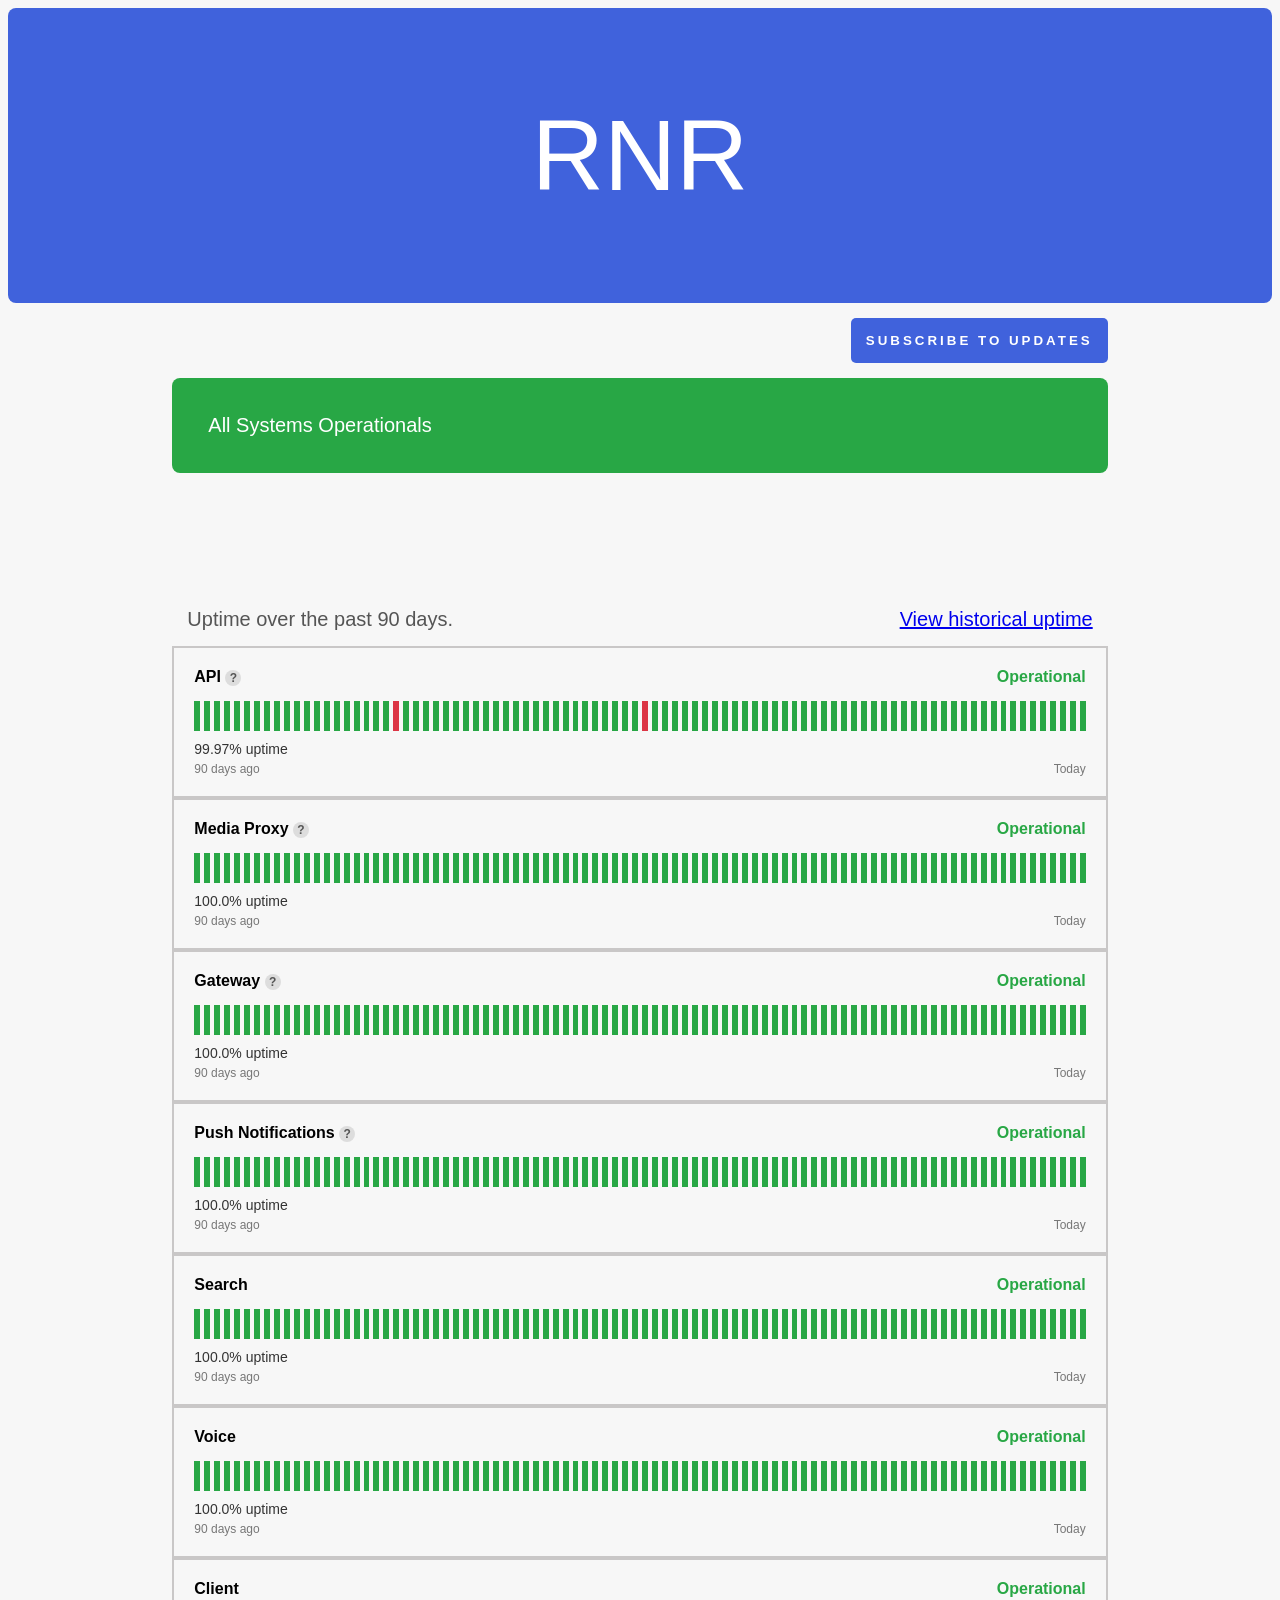
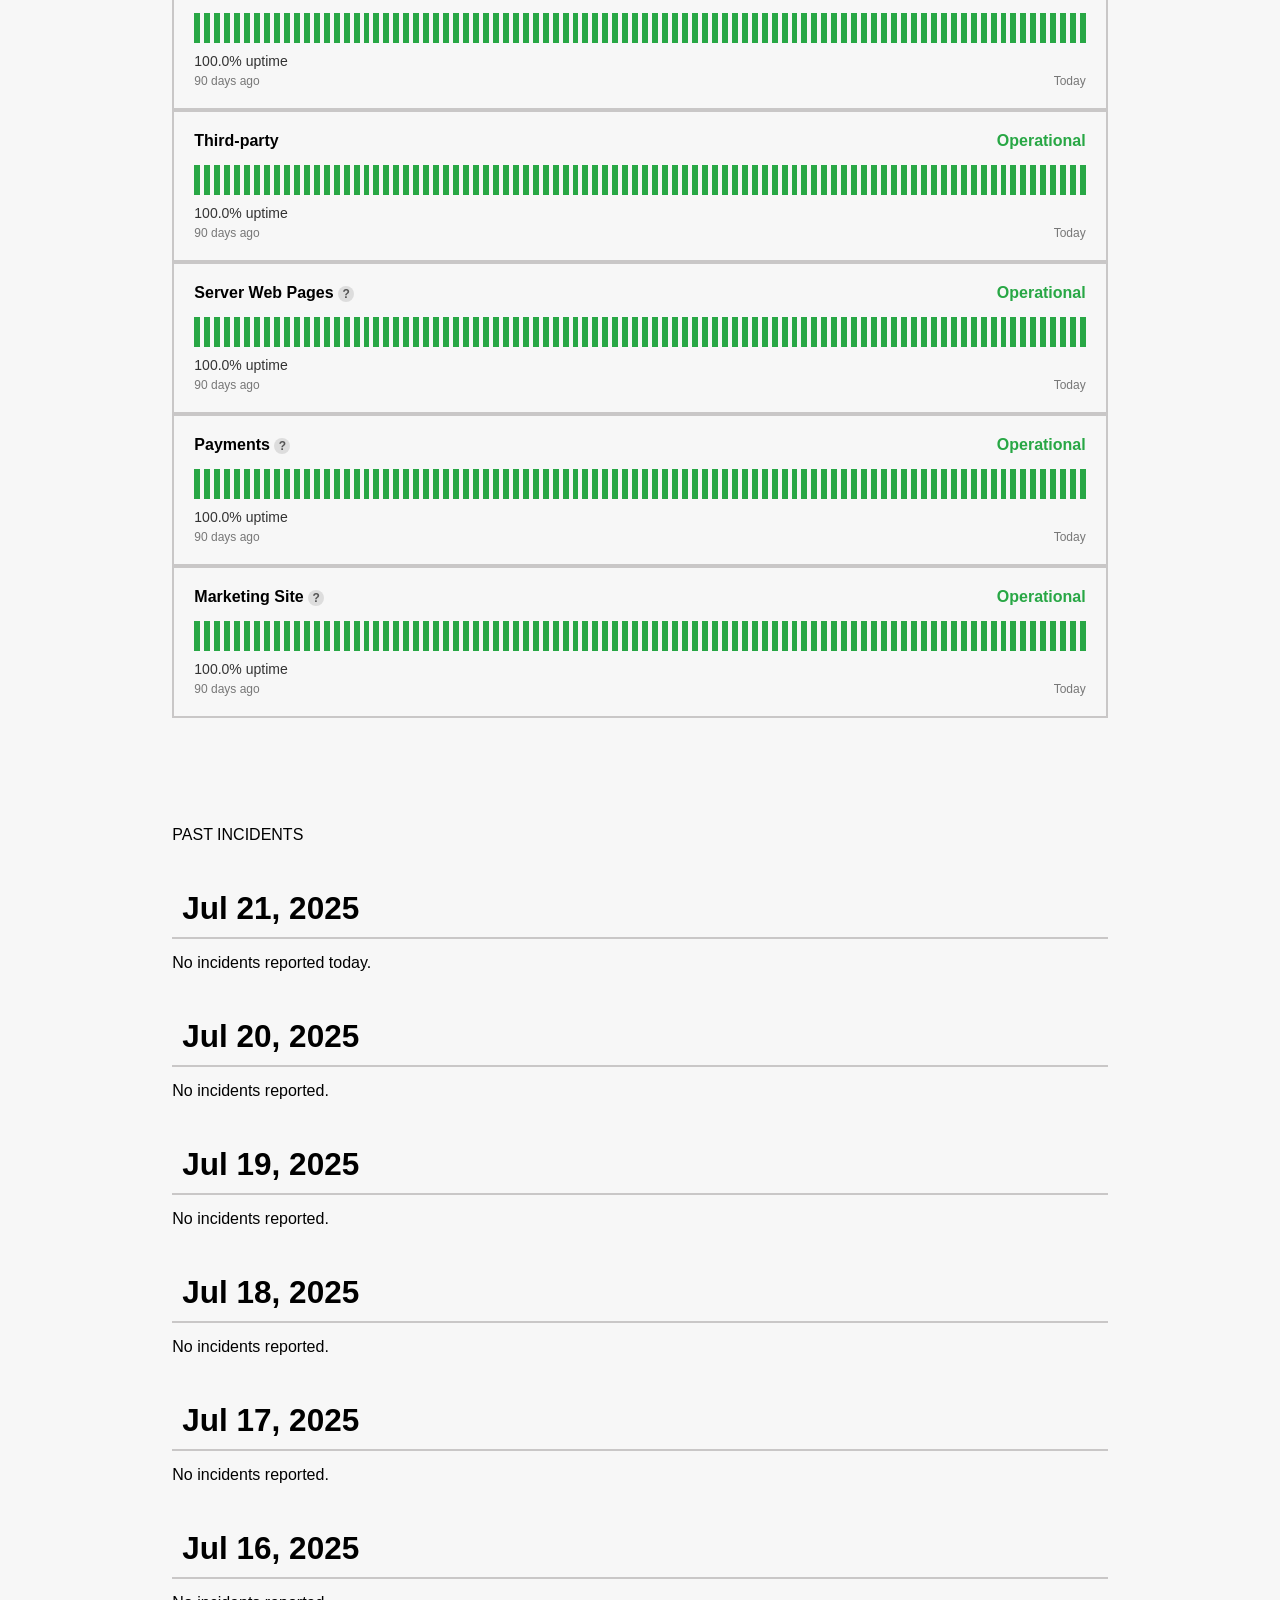
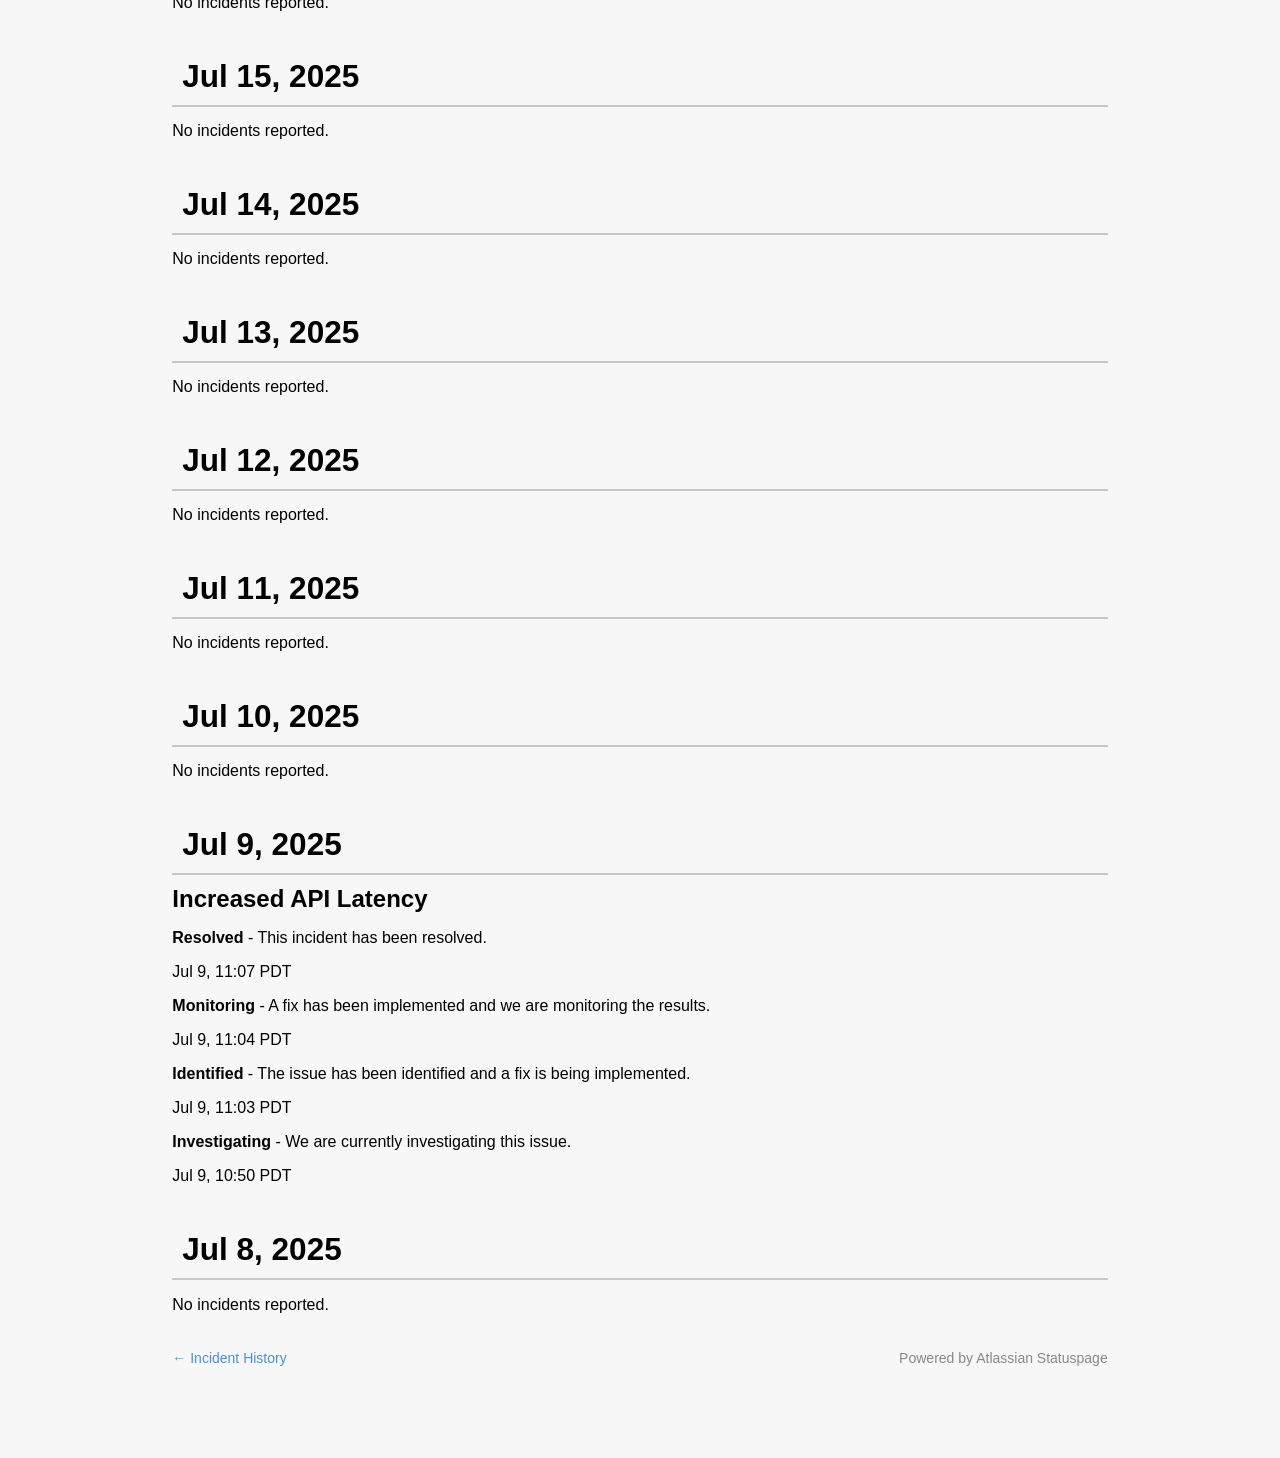
<file: rnr_status.html>
<html>
    <head>
        <title>RNR Status</title>
        <link rel="stylesheet" href="./rnr_status.css">
    </head>
    
    <body>
        <div class="top-title">
           <a href="https://discord.com/">RNR</a> 
        </div>
        <div class="container">
            <button class="button-1">SUBSCRIBE TO UPDATES</button>
            <div class="container-operational">All Systems Operationals</div>
            <div class="header">
                Uptime over the past 90 days. <a href="#">View historical uptime </a>
            </div>

        <div class="service-status">
            <div class="service-title">API <span class="help-icon">?</span></div>
            <div class="status-indicator operational">Operational</div>
            <div class="uptime-bar-container" id="api-uptime"></div>
            <div class="uptime-percentage">99.97% uptime</div>
            <div class="time-range">
                <span>90 days ago</span>
                <span>Today</span>
            </div>
        </div>
        <div class="service-status">
            <div class="service-title">Media Proxy <span class="help-icon">?</span></div>
            <div class="status-indicator operational">Operational</div>
            <div class="uptime-bar-container" id="media-proxy-uptime"></div>
            <div class="uptime-percentage">100.0% uptime</div>
            <div class="time-range">
                <span>90 days ago</span>
                <span>Today</span>
            </div>
        </div>

        <div class="service-status">
            <div class="service-title">Gateway <span class="help-icon">?</span></div>
            <div class="status-indicator operational">Operational</div>
            <div class="uptime-bar-container" id="gateway-uptime"></div>
            <div class="uptime-percentage">100.0% uptime</div>
            <div class="time-range">
                <span>90 days ago</span>
                <span>Today</span>
            </div>
        </div>

        <div class="service-status">
            <div class="service-title">Push Notifications <span class="help-icon">?</span></div>
            <div class="status-indicator operational">Operational</div>
            <div class="uptime-bar-container" id="push-notifications-uptime"></div>
            <div class="uptime-percentage">100.0% uptime</div>
            <div class="time-range">
                <span>90 days ago</span>
                <span>Today</span>
            </div>
        </div>

        <div class="service-status">
            <div class="service-title">Search</div>
            <div class="status-indicator operational">Operational</div>
            <div class="uptime-bar-container" id="search-uptime"></div>
            <div class="uptime-percentage">100.0% uptime</div>
            <div class="time-range">
                <span>90 days ago</span>
                <span>Today</span>
            </div>
        </div>

        <div class="service-status">
            <div class="service-title">Voice</div>
            <div class="status-indicator operational">Operational</div>
            <div class="uptime-bar-container" id="voice-uptime"></div>
            <div class="uptime-percentage">100.0% uptime</div>
            <div class="time-range">
                <span>90 days ago</span>
                <span>Today</span>
            </div>
        </div>

        <div class="service-status">
            <div class="service-title">Client</div>
            <div class="status-indicator operational">Operational</div>
            <div class="uptime-bar-container" id="client-uptime"></div>
            <div class="uptime-percentage">100.0% uptime</div>
            <div class="time-range">
                <span>90 days ago</span>
                <span>Today</span>
            </div>
        </div>

        <div class="service-status">
            <div class="service-title">Third-party</div>
            <div class="status-indicator operational">Operational</div>
            <div class="uptime-bar-container" id="third-party-uptime"></div>
            <div class="uptime-percentage">100.0% uptime</div>
            <div class="time-range">
                <span>90 days ago</span>
                <span>Today</span>
            </div>
        </div>

        <div class="service-status">
            <div class="service-title">Server Web Pages <span class="help-icon">?</span></div>
            <div class="status-indicator operational">Operational</div>
            <div class="uptime-bar-container" id="server-web-pages-uptime"></div>
            <div class="uptime-percentage">100.0% uptime</div>
            <div class="time-range">
                <span>90 days ago</span>
                <span>Today</span>
            </div>
        </div>

        <div class="service-status">
            <div class="service-title">Payments <span class="help-icon">?</span></div>
            <div class="status-indicator operational">Operational</div>
            <div class="uptime-bar-container" id="payment-uptime"></div>
            <div class="uptime-percentage">100.0% uptime</div>
            <div class="time-range">
                <span>90 days ago</span>
                <span>Today</span>
            </div>
        </div>

        
        <div class="service-status">
            <div class="service-title">Marketing Site <span class="help-icon">?</span></div>
            <div class="status-indicator operational">Operational</div>
            <div class="uptime-bar-container" id="marketing-site-uptime"></div>
            <div class="uptime-percentage">100.0% uptime</div>
            <div class="time-range">
                <span>90 days ago</span>
                <span>Today</span>
            </div>
        </div>
        <div class="incidents">PAST INCIDENTS</div>
        <div class="incident-date">Jul 21, 2025</div>
        <div class="incident-report">No incidents reported today.</div>

        <div class="incident-date">Jul 20, 2025</div>
        <div class="incident-report">No incidents reported. </div>

        <div class="incident-date">Jul 19, 2025</div>
        <div class="incident-report">No incidents reported. </div>

        <div class="incident-date">Jul 18, 2025</div>
        <div class="incident-report">No incidents reported. </div>

        <div class="incident-date">Jul 17, 2025</div>
        <div class="incident-report">No incidents reported. </div>

        <div class="incident-date">Jul 16, 2025</div>
        <div class="incident-report">No incidents reported. </div>

        <div class="incident-date">Jul 15, 2025</div>
        <div class="incident-report">No incidents reported. </div>

        <div class="incident-date">Jul 14, 2025</div>
        <div class="incident-report">No incidents reported. </div>

        <div class="incident-date">Jul 13, 2025</div>
        <div class="incident-report">No incidents reported. </div>

        <div class="incident-date">Jul 12, 2025</div>
        <div class="incident-report">No incidents reported. </div>

        <div class="incident-date">Jul 11, 2025</div>
        <div class="incident-report">No incidents reported. </div>

        <div class="incident-date">Jul 10, 2025</div>
        <div class="incident-report">No incidents reported. </div>

        <div class="incident-date">Jul 9, 2025</div>
        
        <a class="increased-api" href="./increased_api.html">Increased API Latency</a>
            <div class="incident-status">
                <p><strong>Resolved</strong> - This incident has been resolved.</p>
                <p class="timestamp">Jul 9, 11:07 PDT</p>
            </div>
            <div class="incident-status">
                <p><strong>Monitoring</strong> - A fix has been implemented and we are monitoring the results.</p>
                <p class="timestamp">Jul 9, 11:04 PDT</p>
            </div>
            <div class="incident-status">
                <p><strong>Identified</strong> - The issue has been identified and a fix is being implemented.</p>
                <p class="timestamp">Jul 9, 11:03 PDT</p>
            </div>
            <div class="incident-status">
                <p><strong>Investigating</strong> - We are currently investigating this issue.</p>
                <p class="timestamp">Jul 9, 10:50 PDT</p>
            </div>
            <div class="incident-date">Jul 8, 2025</div>

        <div class="incident-section">
            <p>No incidents reported.</p>
        </div>
        <div class="footer">
            <a href="#" class="back-link">&larr; Incident History</a>
            <a class="powered-by" href="https://www.atlassian.com/software/statuspage" target="_blank">Powered by Atlassian Statuspage</a>
        </div>
        

        <script src="./rnr_status.js"></script>
    </div>   
    </body> 
</html>
</file>
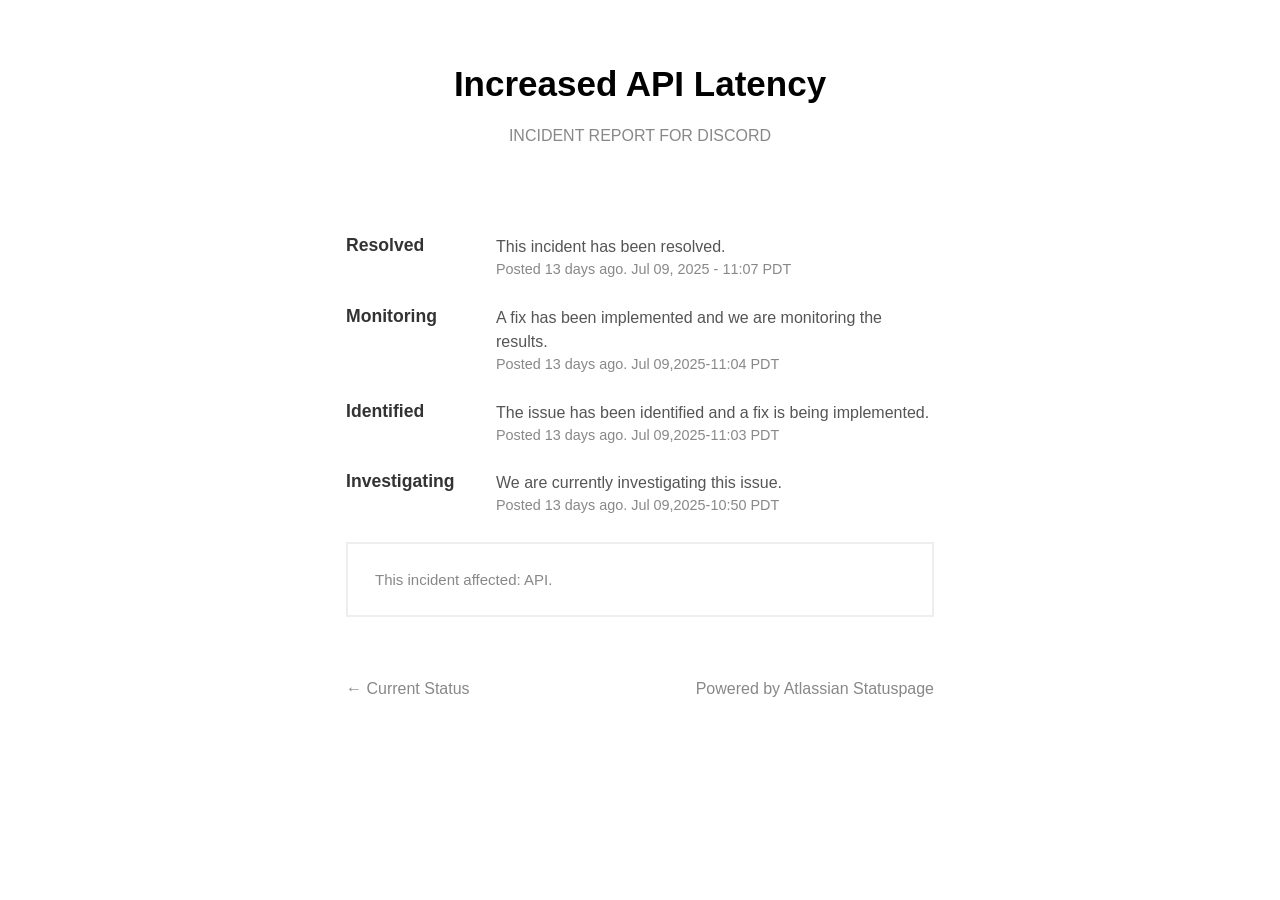
<file: html2/increasedapi.html>
<html>
    <head>
        <title>RNR Status-Increased API Latency</title>
        <meta name="viewport" content="width=device-width, initial-scale=1.0">
        <style>
            body{
                font-family: sans-serif;
                margin: 5% 20% ;
            }

            h1{
                font-size:35px;
                text-align: center;
            }

            a{
                text-decoration: none;
                color:#888;
            }

            .text{
                text-align: center;
                color:#888;
            }

            .latency-description{
                margin:10vb;
            }
            .status-item{
                display:flex;
                align-items: flex-start;
                margin-bottom:25px ;
            }
            .status-label {
            flex: 0 0 120px;
            font-weight: 600; 
            color: #333;
            font-size: 1.1em;
            text-align: left;
            padding-right: 30px;
            }

            .status-details {
            flex-grow: 1;
            color: #555;
            }

            .status-details p {
            margin: 0;
            line-height: 1.5;
            }

            .timestamp {
            font-size: 0.9em;
            color: #888;
            margin-top: 5px;
            }
            .bottom-text{
            margin-top: 10px;
            padding:3vb;
            border:2px solid #eee;
            font-size:15px;
            color:#888;
            }

            .footer{
            margin-top: 7vb;
            display: flex;
                justify-content: space-between;
            }
            .footer a:hover{
            color:blue;
            }

            @media (max-width: 768px) {
                body {
                    margin: 5% 5%;
                }

                h1 {
                    font-size: 28px;
                }

                .status-item {
                    flex-direction: column;
                    align-items: flex-start;
                }

                .status-label {
                    flex: auto;
                    font-size: 1em;
                    padding-right: 0;
                    margin-bottom: 5px;
                }

                .footer {
                    flex-direction: column;
                    align-items: center;
                    gap: 10px;
                }
            }
        </style>
    </head>
    <body>
        <h1>Increased API Latency</h1>
        <div class="text">INCIDENT REPORT FOR <a href="../index.html">DISCORD</a></div>
        <div class="latency-description">
            <div class="status-item">
            <div class="status-label">Resolved</div>
                <div class="status-details">
                    <p>This incident has been resolved.</p>
                    <p class="timestamp">Posted 13 days ago. Jul 09, 2025 - 11:07 PDT</p>
                </div>
            </div>

            <div class="status-item">
            <div class="status-label">Monitoring</div>
                <div class="status-details">
                    <p>A fix has been implemented and we are monitoring the results.</p>
                    <p class="timestamp">Posted 13 days ago. Jul 09,2025-11:04 PDT</p>
                </div>
            </div>

            <div class="status-item">
                <div class="status-label">Identified</div>
                <div class="status-details">
                    <p>The issue has been identified and a fix is being implemented.</p>
                    <p class="timestamp">Posted 13 days ago. Jul 09,2025-11:03 PDT</p>
                </div>
            </div>

            <div class="status-item">
                <div class="status-label">Investigating</div>
                <div class="status-details">
                    <p>We are currently investigating this issue.</p>
                    <p class="timestamp">Posted 13 days ago. Jul 09,2025-10:50 PDT</p>
                </div>
            </div>

            <div class="bottom-text">This incident affected: API.</div>

            <div class="footer">
            <a href="../index.html" class="back-link">&larr; Current Status</a>
            <a class="powered-by" href="https://www.atlassian.com/software/statuspage" target="_blank">Powered by Atlassian Statuspage</a>
        </div>
        </div>
    </body>
</html>
</file>
<file: index.css>
body{
    font-family: 'Inter', sans-serif;
    background-color: #f7f7f7; 
}

.top-title{
    background-color:rgb(64, 98, 220);
    border-radius:8px;
    text-align: center;
    font-size:100px;
    padding:10vb;
    margin-bottom: 8px;
}

.top-title a{
    cursor: pointer;
    text-decoration:none;
    color: white;
}

#subscribeBtn{
    display: block;
    margin-left: auto;
    margin-bottom: 15px;
    color: white;
    letter-spacing: 3px;
    font-weight: 700;
    background-color: rgb(64, 98, 220);
    padding: 15px;
    border-radius: 5px;
    border: none;
}

#subscribeBtn:hover{
    cursor:pointer;
    background-color: rgb(70, 105, 231);
}

.container{
    margin-top:15px;
    margin-left: 13%;
    margin-right: 13%;
}

.container-operational{
    color:white;
    font-size: 20px;
    background-color:#28a745;
    padding:4vb;
    border-radius: 8px;
}

.header{
    display: flex; 
    justify-content: space-between; 
    align-items: center;
    margin:15vb 15px 15px 15px;
    font-size: 20px;
    color: #555;
}

.service-status {
    border: 2px solid #c9c7c7;
    padding: 20px;
}

.service-title {
    font-weight: bold;
    font-size: 16px;
    display: inline-block;
    margin-right: 10px;
}

.help-icon {
    display: inline-flex;
    justify-content: center;
    align-items: center;
    width: 16px;
    height: 16px;
    border-radius: 50%;
    background-color: #ddd;
    color: #555;
    font-size: 12px;
    cursor: help;
}

.status-indicator {
    float: right;
    font-size: 16px;
    font-weight: bold;
    color:#28a745;
}

.uptime-day {
    flex-grow: 1;
    background-color: #28a745;
    margin-right: 4px;
    position: relative;
}

.uptime-day:last-child {
    margin-right: 0;
}

.uptime-day.down {
    background-color: #dc3545;
}

.uptime-bar-container {
    width: 100%;
    height: 30px;
    display: flex;
    margin-top: 15px;
    margin-bottom: 10px;
    overflow: hidden;
}

.uptime-percentage {
    font-size: 14px;
    color: #333;
    margin-bottom: 5px;
}

.time-range {
    display: flex;
    justify-content: space-between;
    font-size: 12px;
    color: #777;
}

.incidents{
    margin-top:12vb;
}

.incident-date{
    margin-top:4vb;
    font-weight:550;
    font-size: 3.5vb;
    padding:10px;
    border-bottom: 2px solid #c9c7c7;
    margin-bottom: 10px;
}

.incident-report{
    margin-top: 15px;
}

.increased-api {
    font-size: 24px;
    margin-top: 0;
    margin-bottom: 20px;
    font-weight: 600;
    text-decoration: none;
    color:black;
}

.footer {
    display: flex;
    justify-content: space-between;
    padding: 20px 0;
    font-size: 14px;
    color: #888;
    margin-bottom: 8vb;
}

.back-link {
    color: #4a90e2;
    text-decoration: none;
    font-weight: 500;
}

.back-link:hover {
    text-decoration: underline;
}

.powered-by {
    color: #888;
    text-decoration: none;
}

.powered-by:hover {
    color: #4a90e2;
}

.popup-container {
    display: none;
    position: absolute;
    right: 13%;
    top: 20px;
    z-index: 1000;
}

.popup-content {
    background-color: #fff;
    border-radius: 8px;
    box-shadow: 0 4px 12px rgba(0, 0, 0, 0.15);
    padding: 20px;
    width: 320px;
    box-sizing: border-box;
    font-family: 'Inter', sans-serif;
    position: relative;
}

.close-btn {
    position: absolute;
    top: 10px;
    right: 15px;
    font-size: 24px;
    font-weight: 300;
    color: #888;
    cursor: pointer;
}

.popup-header {
    font-size: 14px;
    color: #4f5660;
    margin-bottom: 20px;
    line-height: 1.4;
}

.popup-form input {
    width: 100%;
    padding: 10px;
    margin-bottom: 15px;
    border: 1px solid #ddd;
    border-radius: 4px;
    box-sizing: border-box;
    font-size: 14px;
    color: #4f5660;
}

.subscribe-email-btn {
    background-color: #5865F2;
    color: white;
    font-size: 14px;
    font-weight: 600;
    width: 100%;
    padding: 12px;
    border: none;
    border-radius: 4px;
    cursor: pointer;
    box-shadow: 0 2px 4px rgba(0, 0, 0, 0.1);
}

.recaptcha-text {
    font-size: 12px;
    color: #8e9297;
    text-align: center;
    margin-top: 15px;
}

.recaptcha-text a {
    color: #5865F2;
    text-decoration: none;
}

.tooltip {
    display: none;
    position: absolute;
    background-color: white;
    border: 1px solid #ccc;
    box-shadow: 0 2px 8px rgba(0,0,0,0.15);
    padding: 10px;
    border-radius: 4px;
    z-index: 2000;
    pointer-events: none;
    font-size: 14px;
    line-height: 1.4;
}

.tooltip-date {
    font-weight: bold;
    margin-bottom: 5px;
}

.uptime-day.down {
    background-color: #ff3838;
}

.uptime-day.down:hover {
    background-color: #ff5e5e;
}

.tooltip-status {
    color: #555;
}

.uptime-day {
    cursor: pointer;
}

@media (max-width: 768px) {
    .container {
        margin-left: 5%;
        margin-right: 5%;
    }

    .top-title {
        font-size: 50px;
        padding: 5vb;
    }
    
    .button-1 {
        font-size: 12px;
        padding: 10px;
    }

    .header {
        flex-direction: column;
        align-items: flex-start;
        margin: 5vb 0;
        font-size: 16px;
    }

    .uptime-bar-container {
        height: 20px;
    }
    
    .service-status {
        padding: 15px;
    }

    .status-indicator {
        font-size: 14px;
    }

    .incidents,
    .incident-date {
        font-size: 2.5vb;
    }
    
    .uptime-percentage,
    .time-range {
        font-size: 10px;
    }
    
    .popup-container {
        right: 5%;
        left: 5%;
        width: auto;
    }

    .popup-content {
        width: 90%;
        margin: auto;
        padding: 15px;
    }
    
    .footer {
        flex-direction: column;
        align-items: center;
        gap: 10px;
    }
    
    .uptime-bar-container {
        height: 25px; 
        flex-wrap: wrap; 
    }

    .uptime-day {
        width: 1.5%; 
        margin: 1px;
    }
    
    .uptime-day.down {
        background-color: #dc3545; 
    }
}
</file>
<file: RNR_STATUS.css>
body{
    font-family: 'Inter', sans-serif;
    background-color: #f7f7f7; 
}

.top-title{
    background-color:rgb(64, 98, 220);
    border-radius:8px;
    text-align: center;
    font-size:100px;
    padding:10vb;
    margin-bottom: 8px;
}

.top-title a{
    cursor: pointer;
    text-decoration:none;
    color: white;
}

.button-1{
    display: block;
    margin-left: auto;
    margin-bottom: 15px;
    color: white;
    letter-spacing: 3px;
    font-weight: 700;
    background-color: rgb(64, 98, 220);
    padding: 15px;
    border-radius: 5px;
    border: none;
}

.button-1:hover{
    cursor:pointer;
    background-color: rgb(70, 105, 231);
}

.container{
    margin-top:15px;
    margin-left: 13%;
    margin-right: 13%;
}

.container-operational{
    color:white;
    font-size: 20px;
    background-color:#28a745;
    padding:4vb;
    border-radius: 8px;
}

.header{
    display: flex; 
    justify-content: space-between; 
    align-items: center;
    margin:15vb 15px 15px 15px;
    font-size: 20px;
    color: #555;
}

.service-status {
    border: 2px solid #c9c7c7;
    padding: 20px;
}

.service-title {
    font-weight: bold;
    font-size: 16px;
    display: inline-block;
    margin-right: 10px;
}

.help-icon {
    display: inline-flex;
    justify-content: center;
    align-items: center;
    width: 16px;
    height: 16px;
    border-radius: 50%;
    background-color: #ddd;
    color: #555;
    font-size: 12px;
    cursor: help;
}

.status-indicator {
    float: right;
    font-size: 16px;
    font-weight: bold;
    color:#28a745;
}

.uptime-day {
    flex-grow: 1;
    background-color: #28a745;
    margin-right: 4px;
}

.uptime-day:last-child {
    margin-right: 0;
}

.uptime-day.down {
    background-color: #dc3545;
}

.uptime-bar-container {
    width: 100%;
    height: 30px;
    display: flex;
    margin-top: 15px;
    margin-bottom: 10px;
    overflow: hidden;
}

.uptime-percentage {
    font-size: 14px;
    color: #333;
    margin-bottom: 5px;
}

.time-range {
    display: flex;
    justify-content: space-between;
    font-size: 12px;
    color: #777;
}

.incidents{
    margin-top:12vb;
}

.incident-date{
    margin-top:4vb;
    font-weight:550;
    font-size: 3.5vb;
    padding:10px;
    border-bottom: 2px solid #c9c7c7;
    margin-bottom: 10px;
}

.incident-report{
    margin-top: 15px;
}

.increased-api {
    font-size: 24px;
    margin-top: 0;
    margin-bottom: 20px;
    font-weight: 600;
    text-decoration: none;
    color:black;
}

.footer {
    display: flex;
    justify-content: space-between;
    padding: 20px 0;
    font-size: 14px;
    color: #888;
    margin-bottom: 8vb;
}

.back-link {
    color: #4a90e2;
    text-decoration: none;
    font-weight: 500;
}

.back-link:hover {
    text-decoration: underline;
}

.powered-by {
    color: #888;
    text-decoration: none;
}

.powered-by:hover {
    color: #4a90e2;
}
</file>
<file: rnr_status.css>
body{
    font-family: 'Inter', sans-serif;
    background-color: #f7f7f7; 
}

.top-title{
    background-color:rgb(64, 98, 220);
    border-radius:8px;
    text-align: center;
    font-size:100px;
    padding:10vb;
    margin-bottom: 8px;
}

.top-title a{
    cursor: pointer;
    text-decoration:none;
    color: white;
}

.button-1{
    display: block;
    margin-left: auto;
    margin-bottom: 15px;
    color: white;
    letter-spacing: 3px;
    font-weight: 700;
    background-color: rgb(64, 98, 220);
    padding: 15px;
    border-radius: 5px;
    border: none;
}

.button-1:hover{
    cursor:pointer;
    background-color: rgb(70, 105, 231);
}

.container{
    margin-top:15px;
    margin-left: 13%;
    margin-right: 13%;
}

.container-operational{
    color:white;
    font-size: 20px;
    background-color:#28a745;
    padding:4vb;
    border-radius: 8px;
}

.header{
    display: flex; 
    justify-content: space-between; 
    align-items: center;
    margin:15vb 15px 15px 15px;
    font-size: 20px;
    color: #555;
}

.service-status {
    border: 2px solid #c9c7c7;
    padding: 20px;
}

.service-title {
    font-weight: bold;
    font-size: 16px;
    display: inline-block;
    margin-right: 10px;
}

.help-icon {
    display: inline-flex;
    justify-content: center;
    align-items: center;
    width: 16px;
    height: 16px;
    border-radius: 50%;
    background-color: #ddd;
    color: #555;
    font-size: 12px;
    cursor: help;
}

.status-indicator {
    float: right;
    font-size: 16px;
    font-weight: bold;
    color:#28a745;
}

.uptime-day {
    flex-grow: 1;
    background-color: #28a745;
    margin-right: 4px;
}

.uptime-day:last-child {
    margin-right: 0;
}

.uptime-day.down {
    background-color: #dc3545;
}

.uptime-bar-container {
    width: 100%;
    height: 30px;
    display: flex;
    margin-top: 15px;
    margin-bottom: 10px;
    overflow: hidden;
}

.uptime-percentage {
    font-size: 14px;
    color: #333;
    margin-bottom: 5px;
}

.time-range {
    display: flex;
    justify-content: space-between;
    font-size: 12px;
    color: #777;
}

.incidents{
    margin-top:12vb;
}

.incident-date{
    margin-top:4vb;
    font-weight:550;
    font-size: 3.5vb;
    padding:10px;
    border-bottom: 2px solid #c9c7c7;
    margin-bottom: 10px;
}

.incident-report{
    margin-top: 15px;
}

.increased-api {
    font-size: 24px;
    margin-top: 0;
    margin-bottom: 20px;
    font-weight: 600;
    text-decoration: none;
    color:black;
}

.footer {
    display: flex;
    justify-content: space-between;
    padding: 20px 0;
    font-size: 14px;
    color: #888;
    margin-bottom: 8vb;
}

.back-link {
    color: #4a90e2;
    text-decoration: none;
    font-weight: 500;
}

.back-link:hover {
    text-decoration: underline;
}

.powered-by {
    color: #888;
    text-decoration: none;
}

.powered-by:hover {
    color: #4a90e2;
}
</file>
